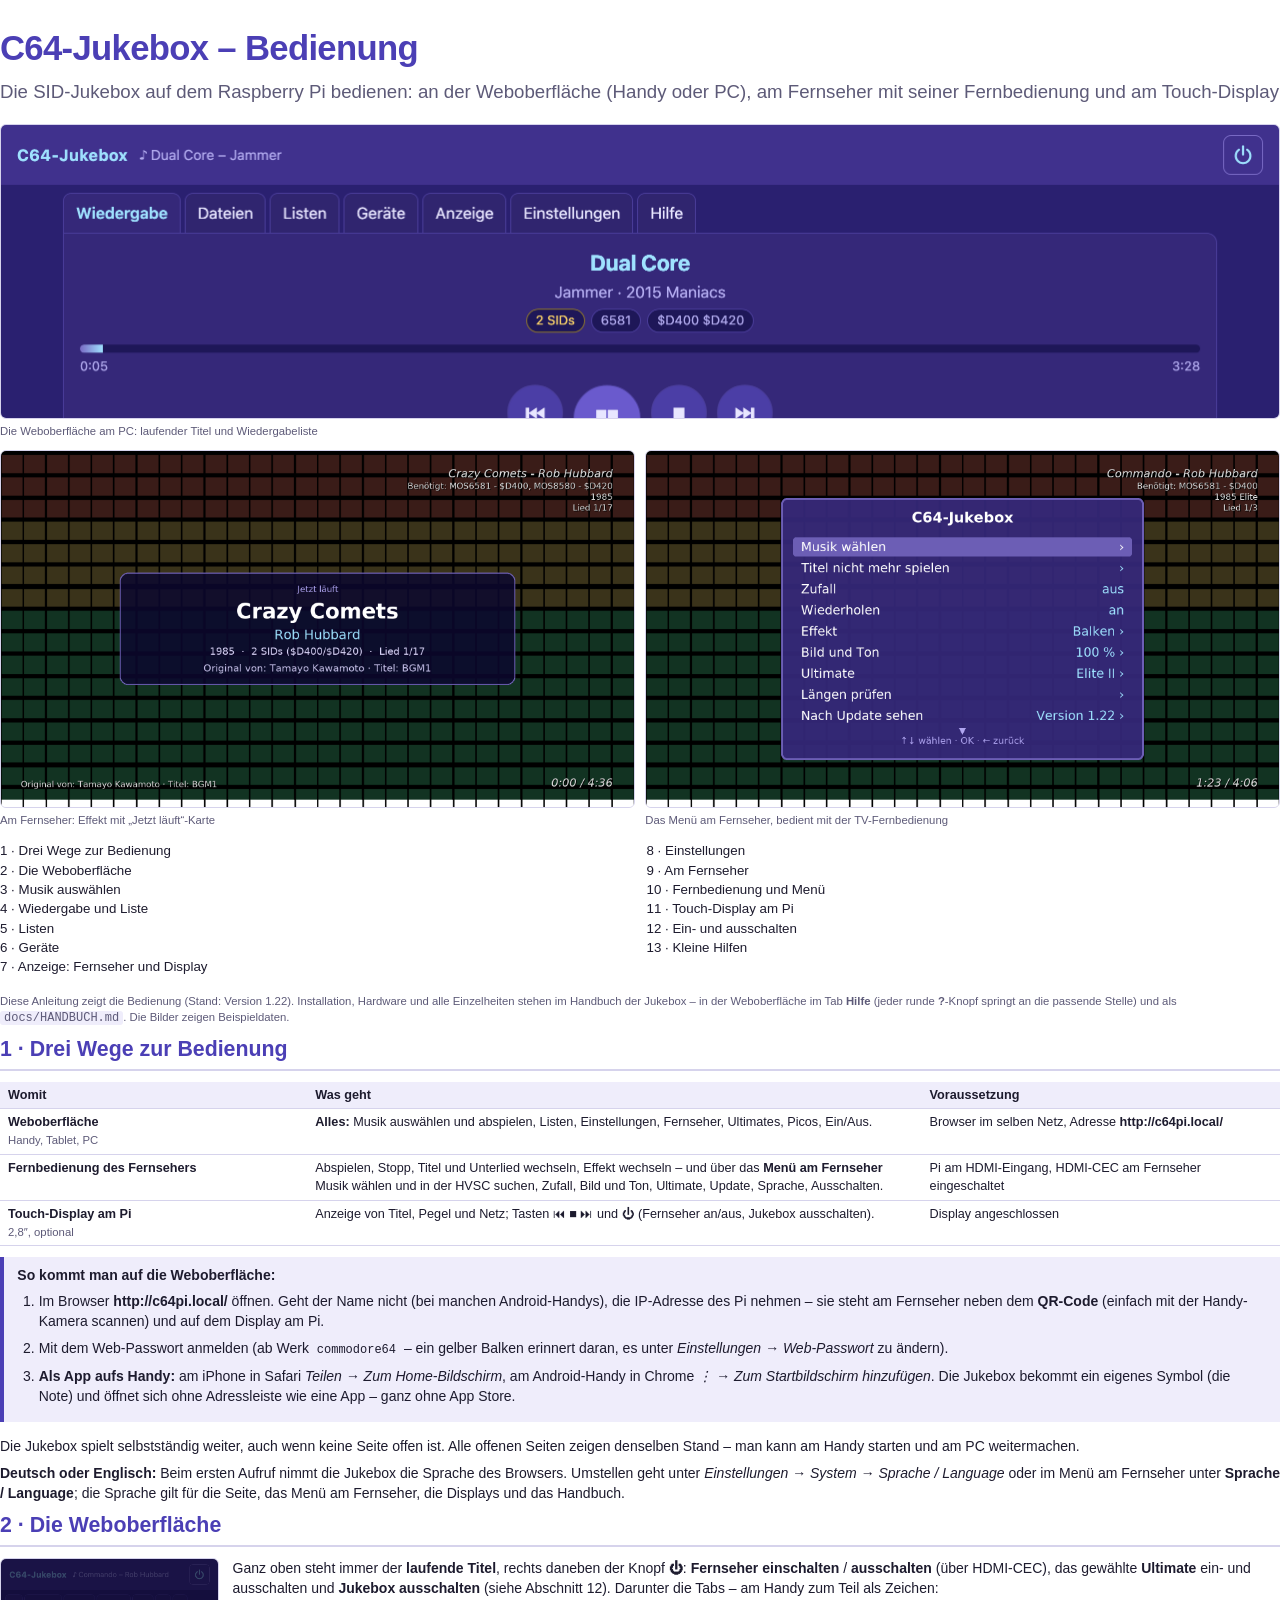
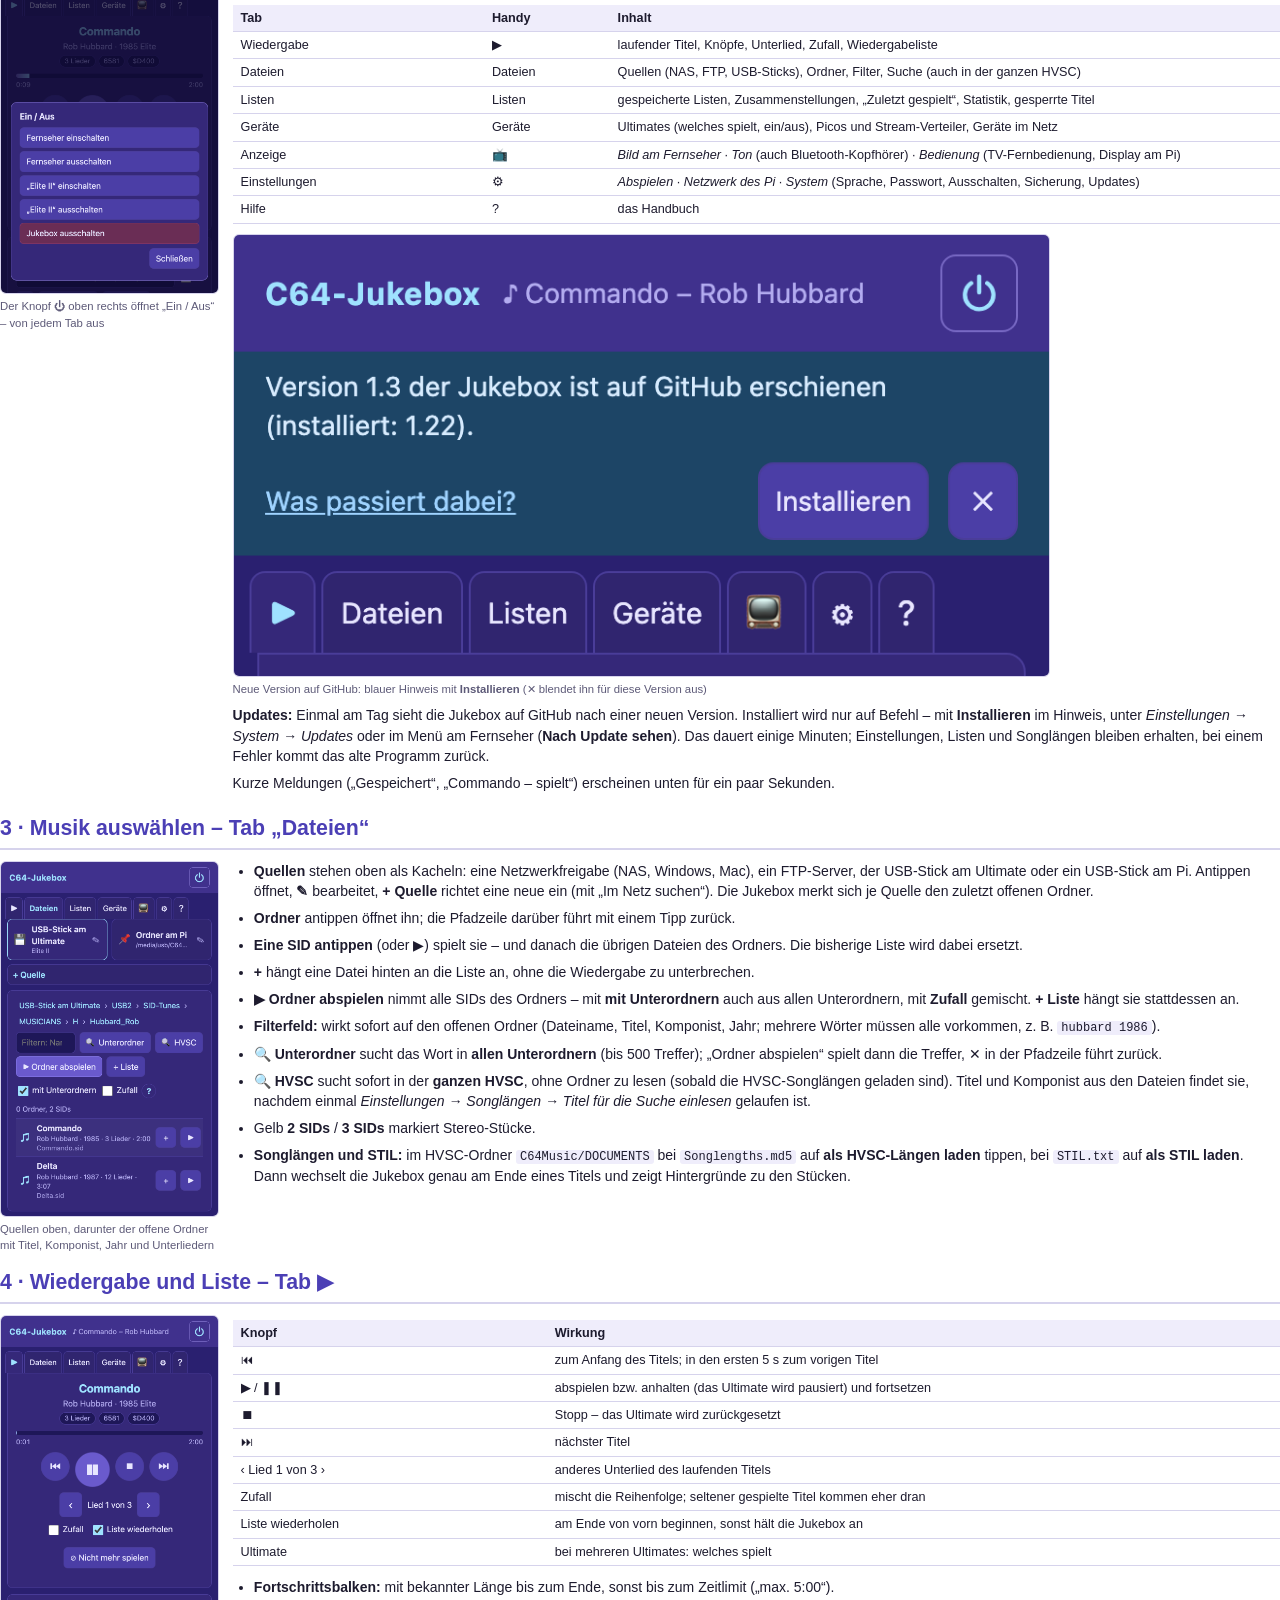
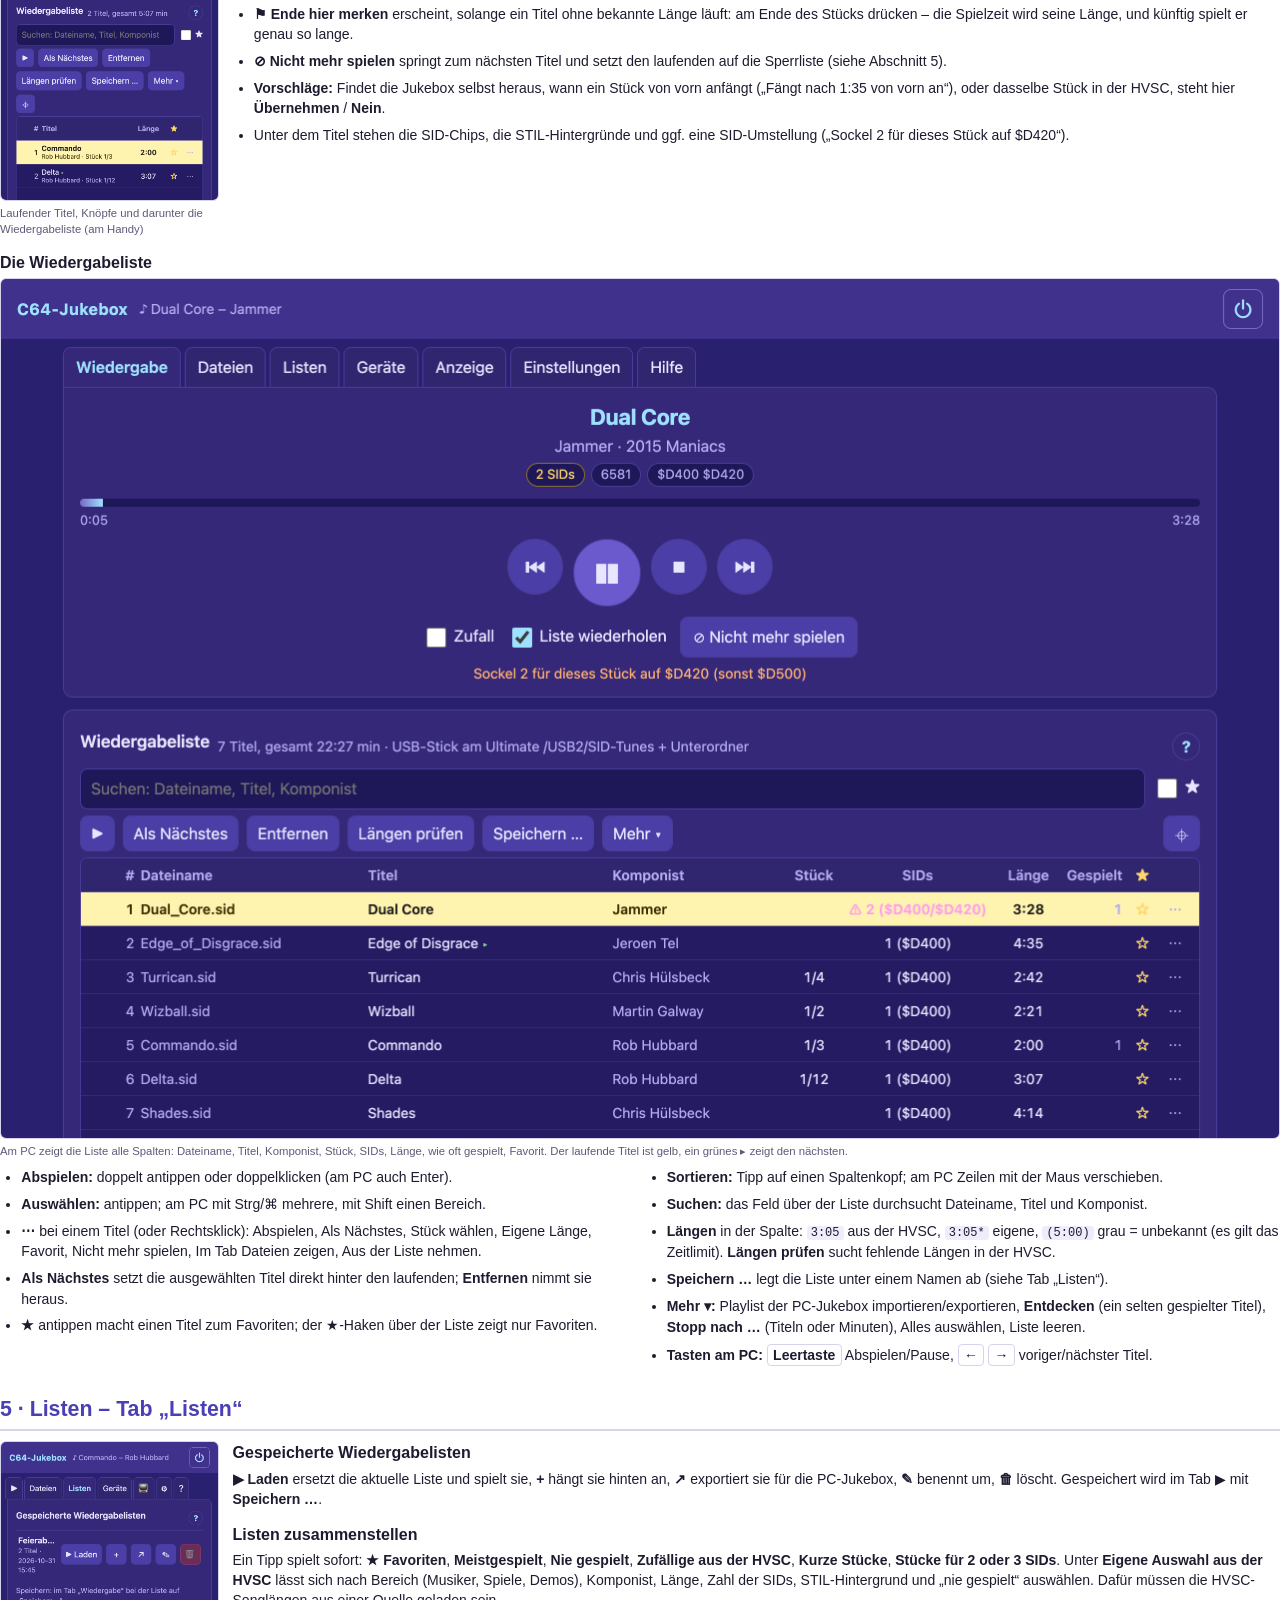
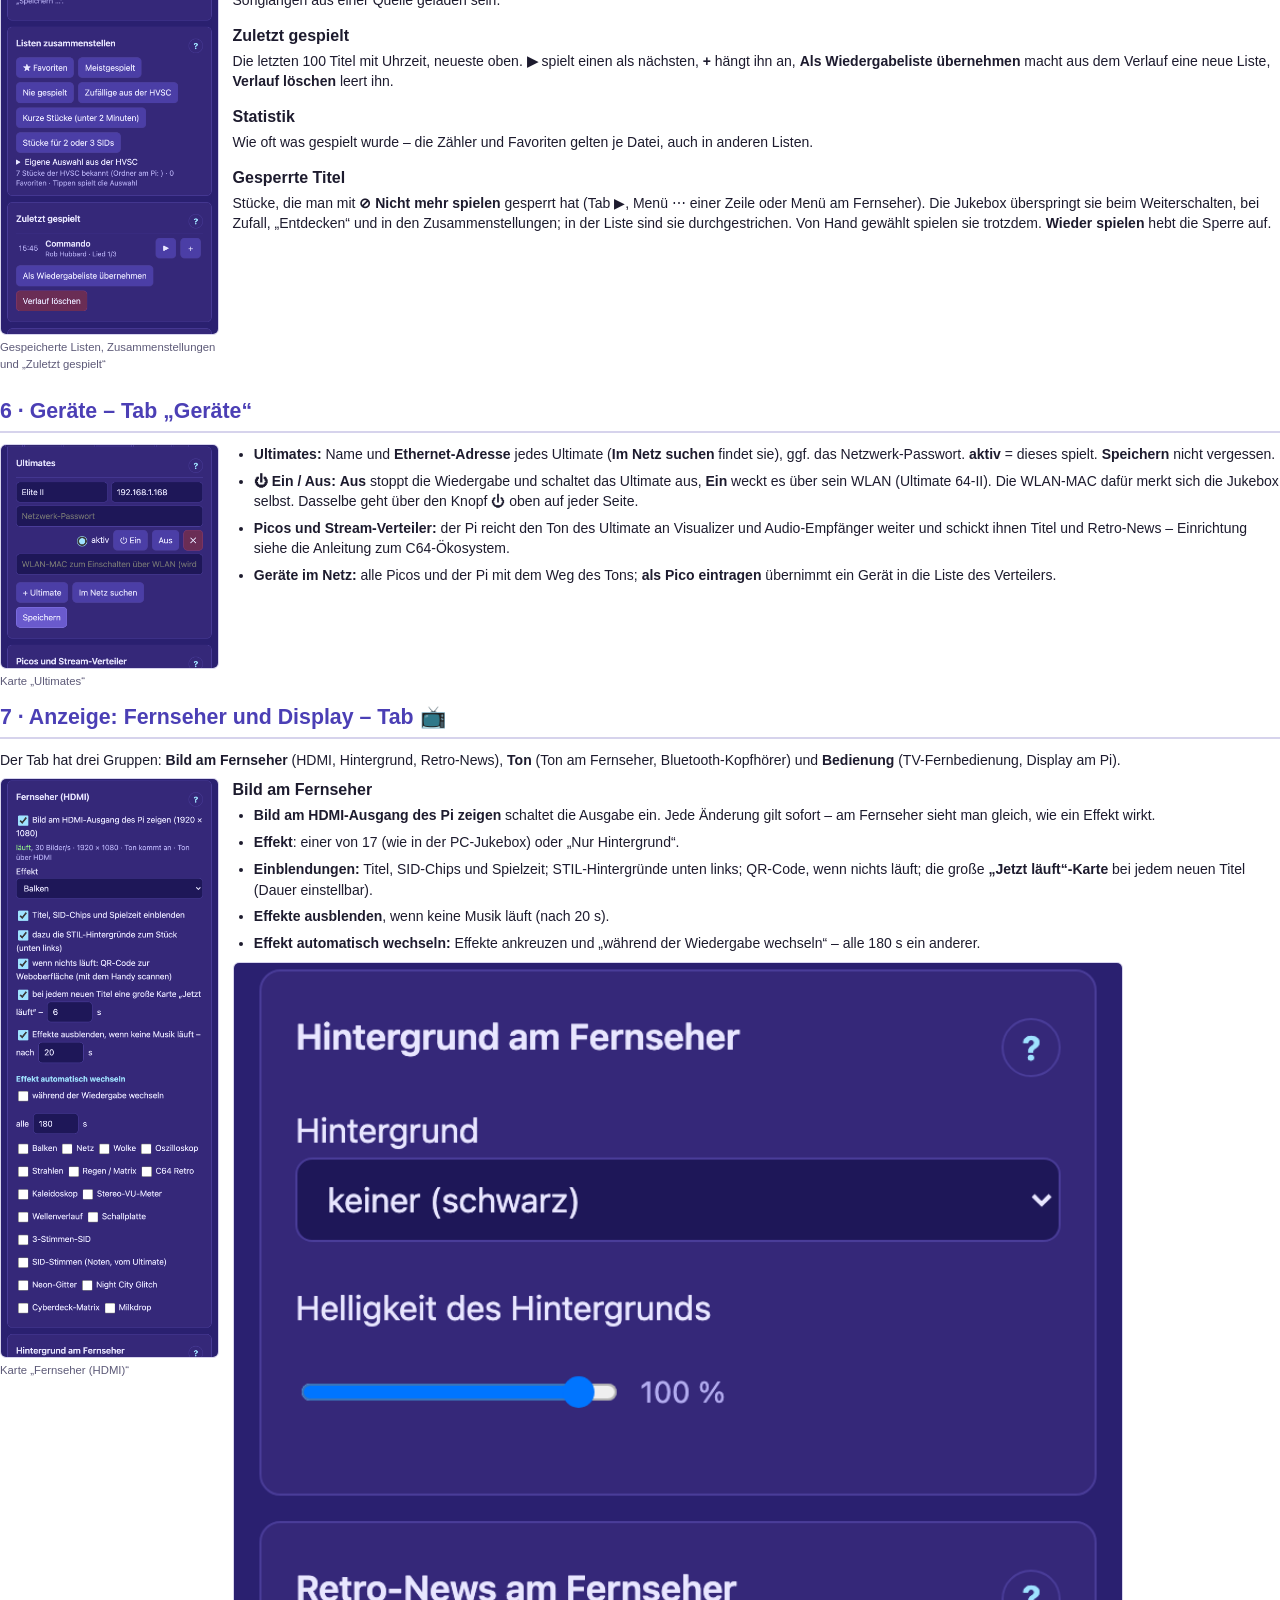
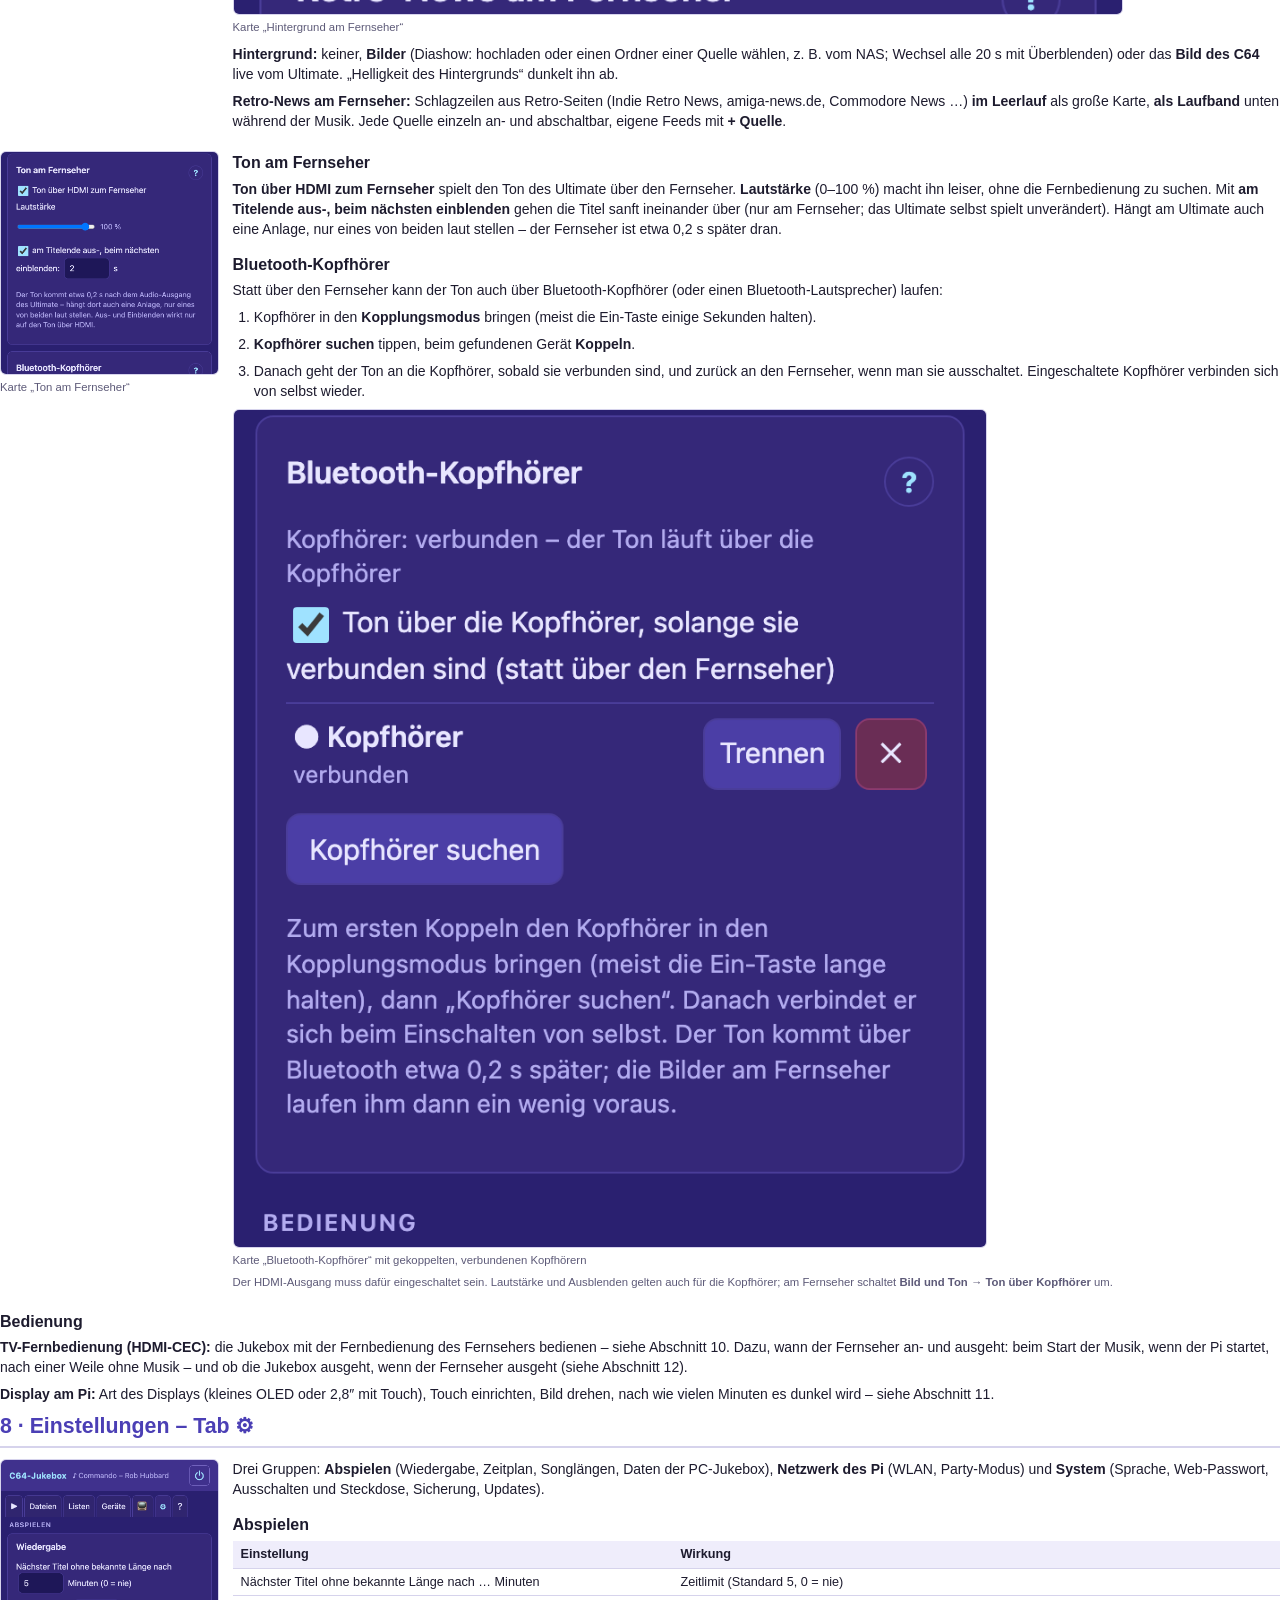
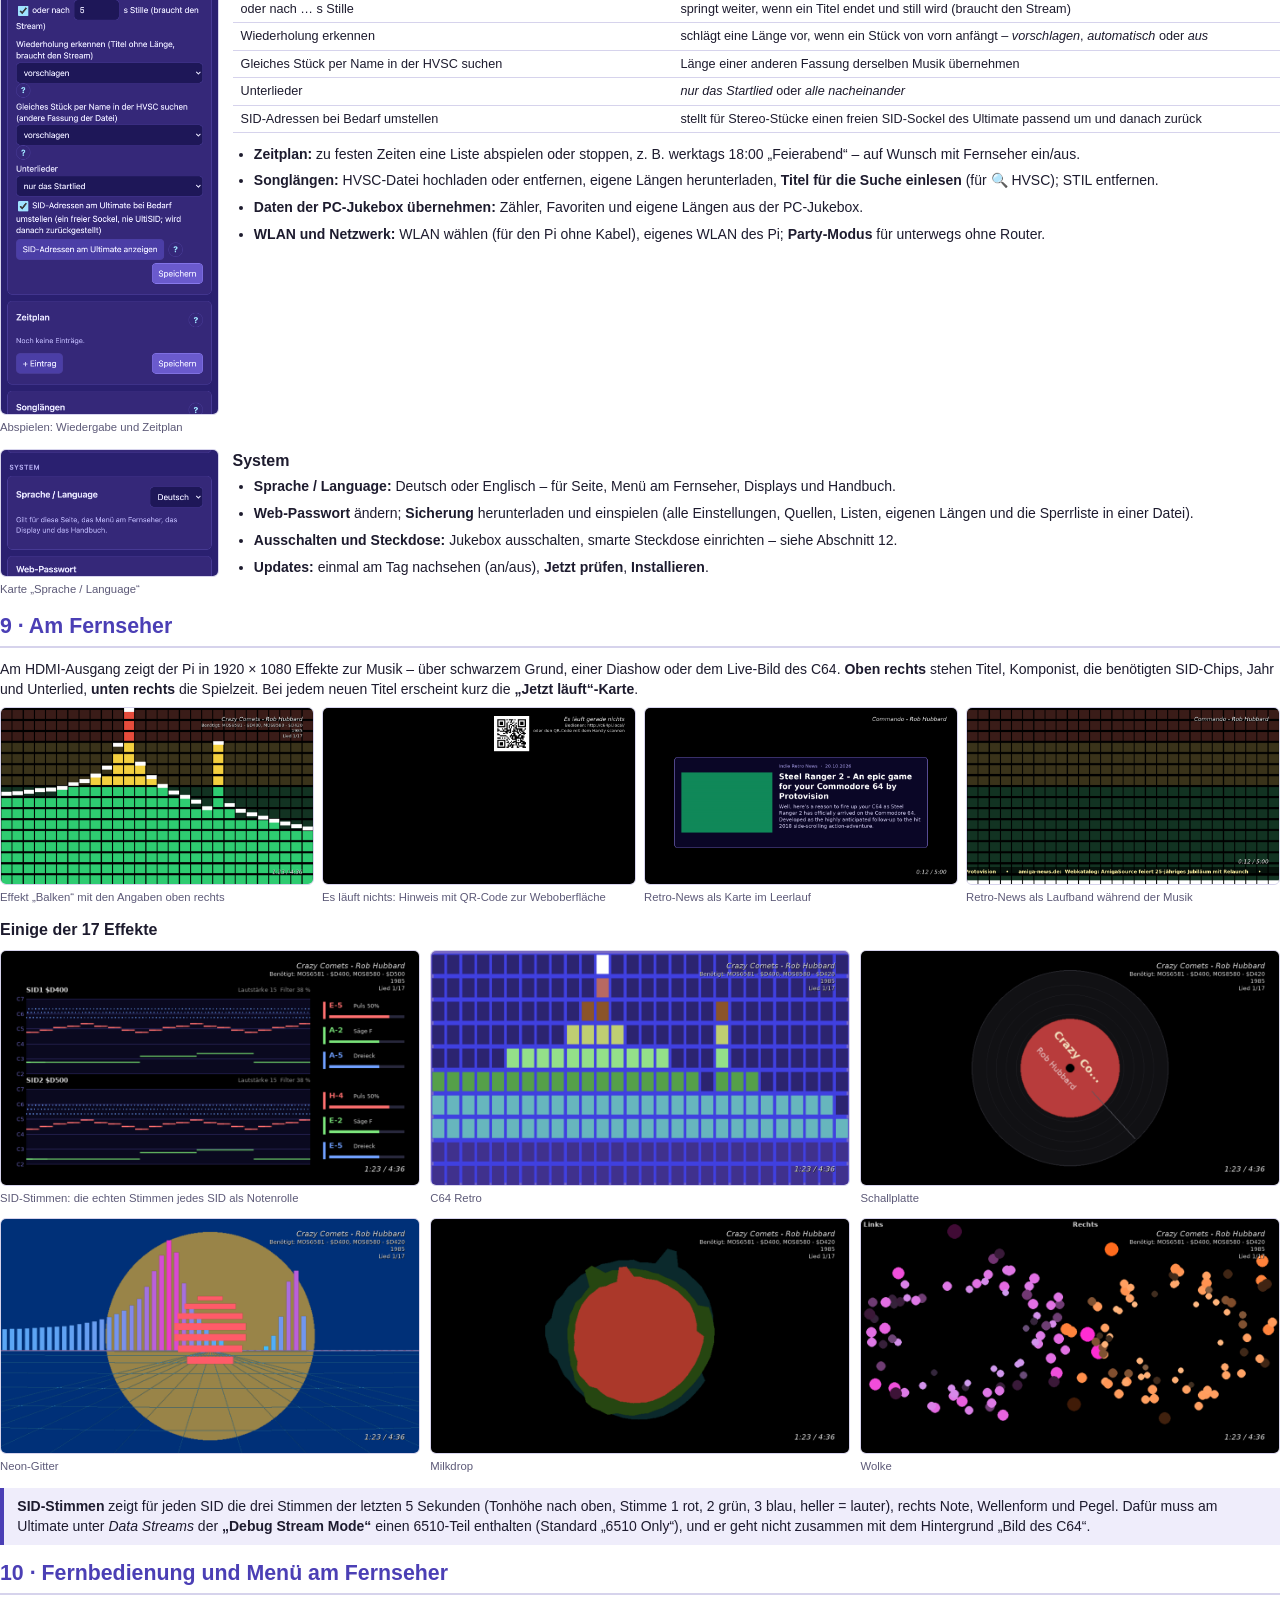
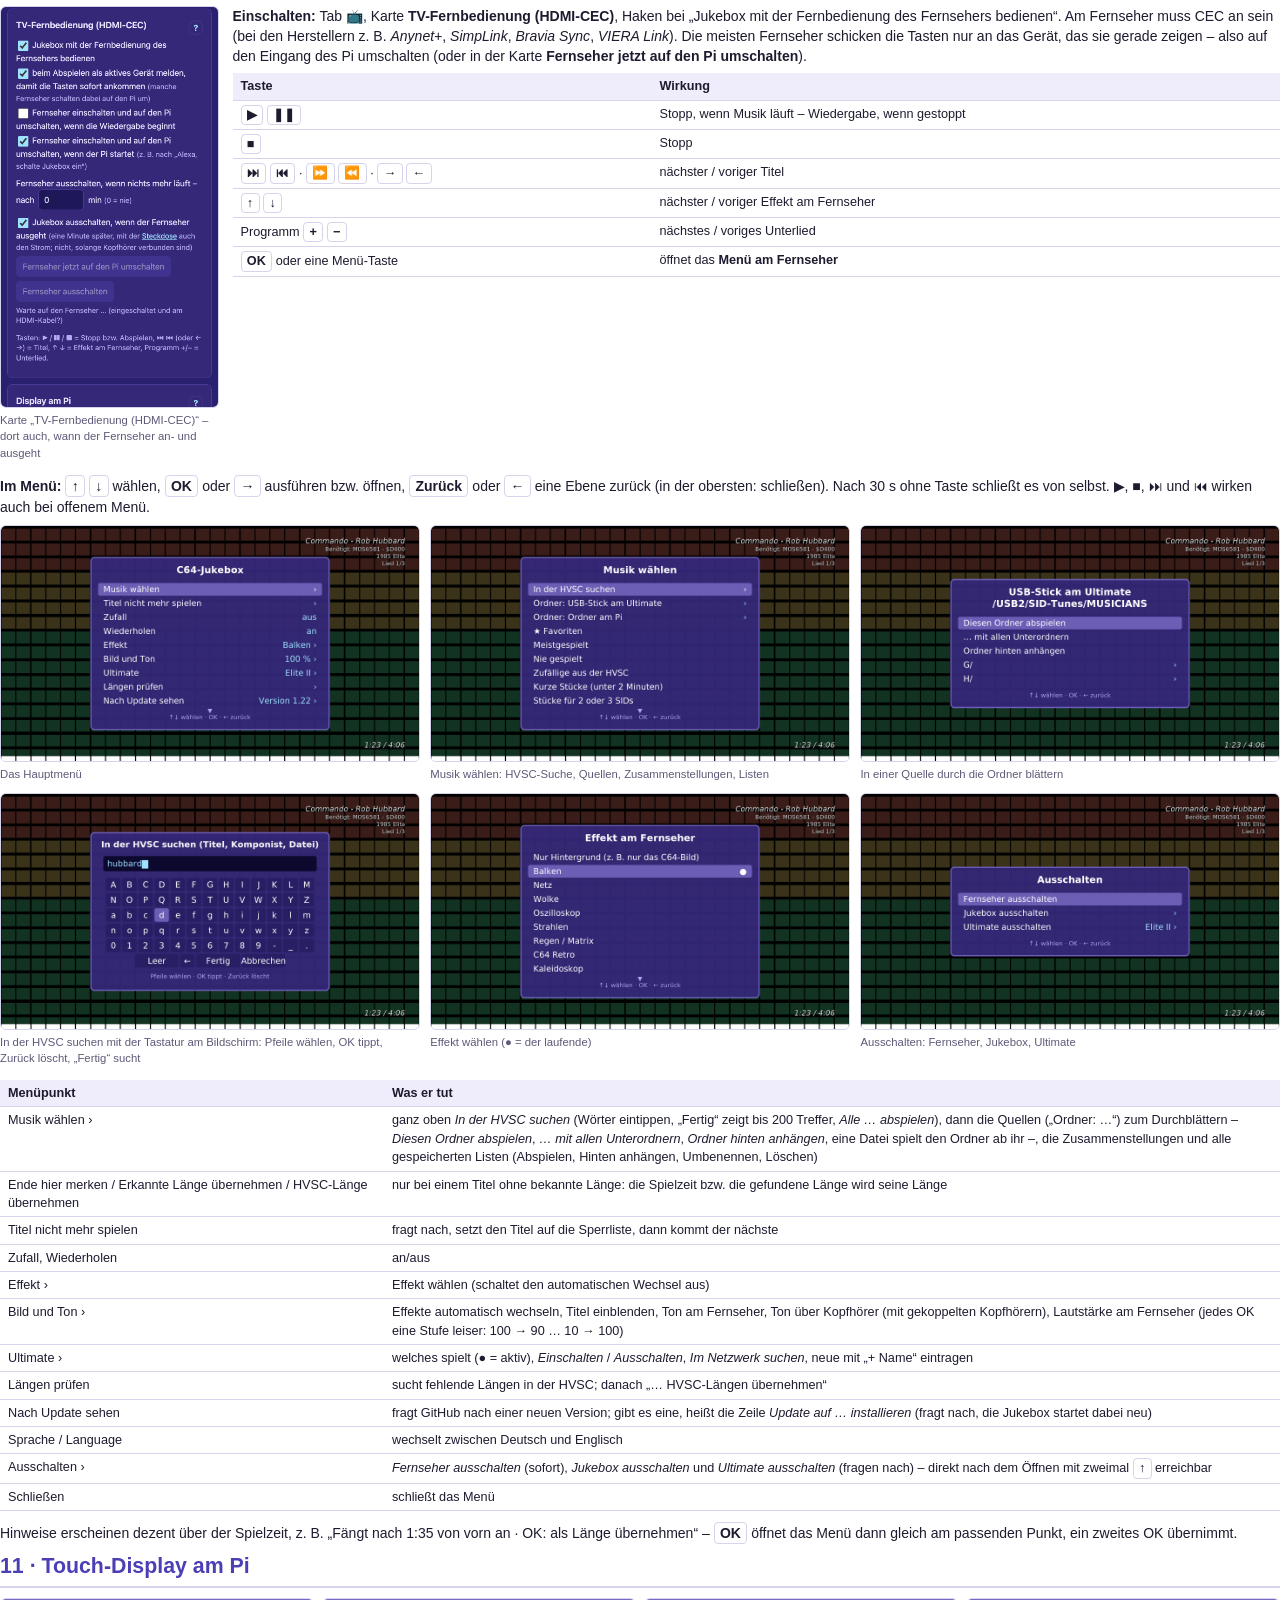
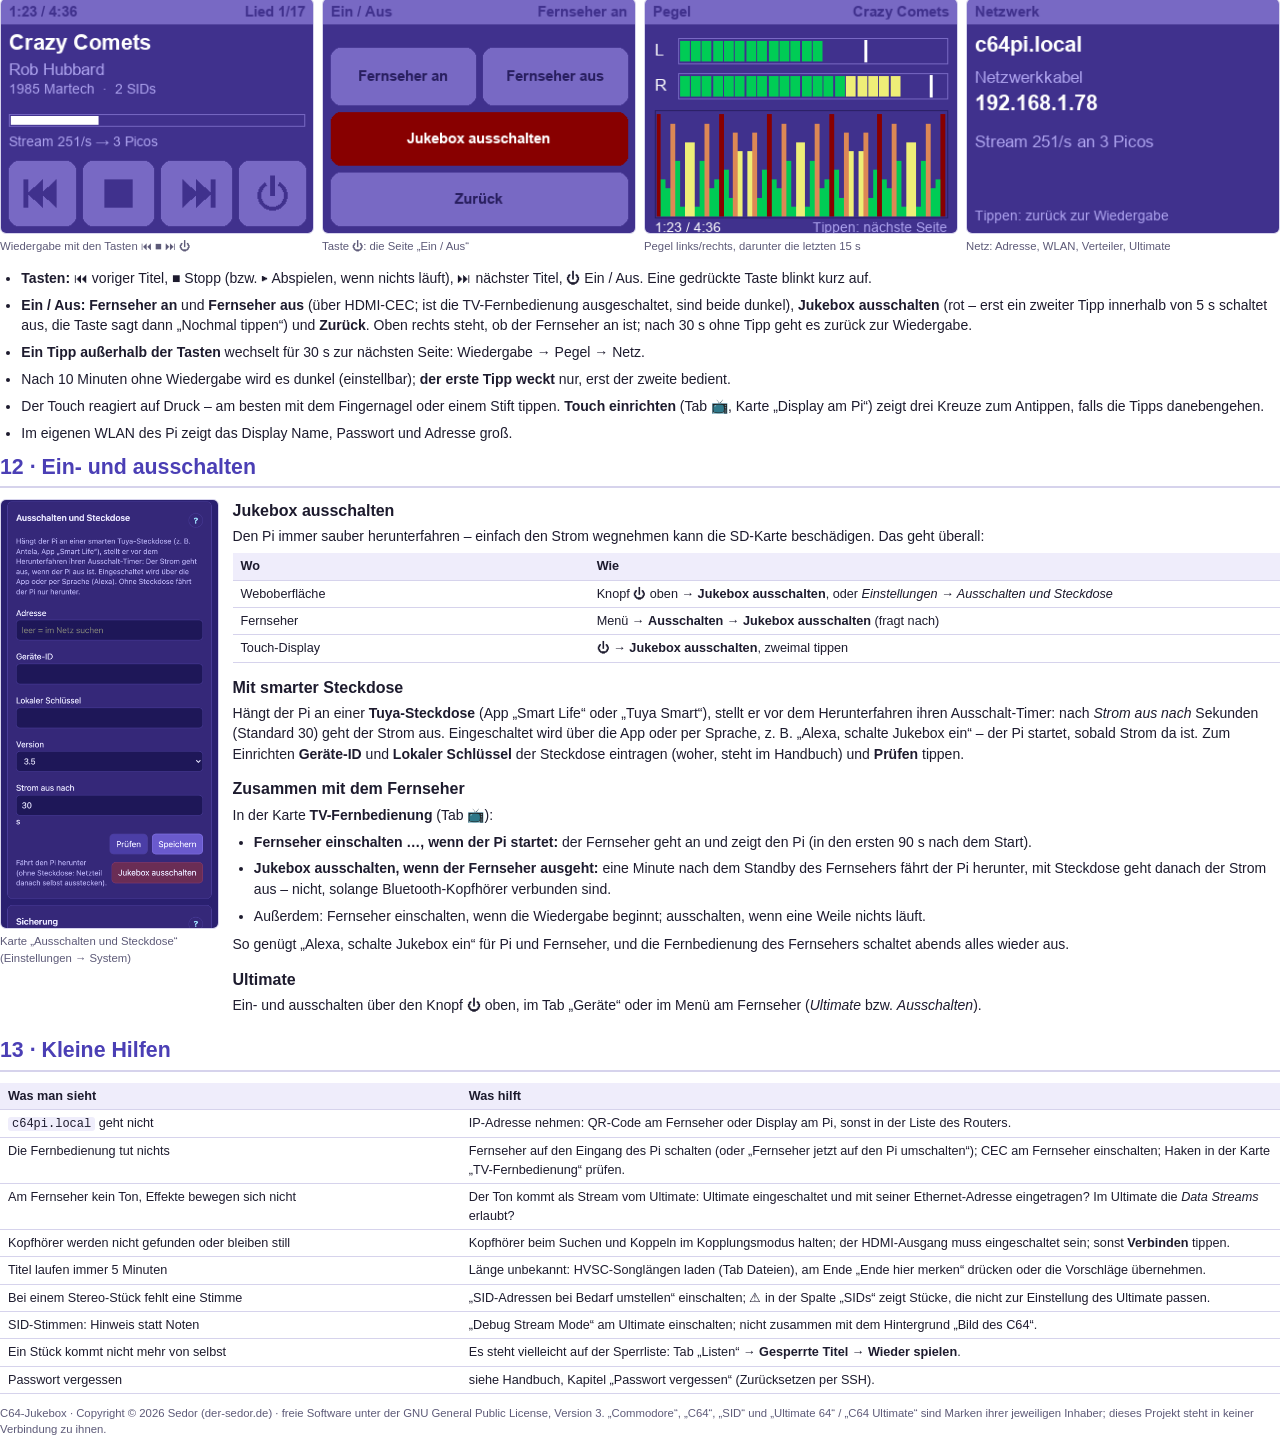
<file: docs/bedienung/bedienung.html>
<!doctype html>
<html lang="de">
<head>
<meta charset="utf-8">
<title>C64-Jukebox – Bedienung</title>
<!-- Source of docs/Bedienung_Pi-Jukebox.pdf - build with: .venv/bin/python tools/make_bedienung.py [--shots] -->
<style>
  @page { size: A4; }
  :root { --ink: #1d1b2e; --muted: #5d5a78; --accent: #4b3fb5; --soft: #efedfb; --line: #d6d3ec; }
  * { box-sizing: border-box; }
  body { font: 10.5pt/1.45 "Helvetica Neue", Helvetica, Arial, sans-serif; color: var(--ink); background: #fff; margin: 0; }
  h1 { font-size: 26pt; margin: 0 0 4pt; color: var(--accent); letter-spacing: -0.5pt; }
  h2 { font-size: 16pt; color: var(--accent); margin: 0 0 8pt; padding-bottom: 3pt; border-bottom: 2px solid var(--line);
       break-before: page; }
  h2.nb { break-before: auto; margin-top: 18pt; }
  h3 { font-size: 12pt; margin: 10pt 0 3pt; break-after: avoid; }
  p, li { margin: 0 0 5pt; }
  ul, ol { padding-left: 16pt; margin: 0 0 6pt; }
  code { font-family: Menlo, Consolas, monospace; font-size: 9pt; background: var(--soft); padding: 0 3pt; border-radius: 3px; }
  table { border-collapse: collapse; width: 100%; margin: 4pt 0 8pt; font-size: 9.5pt; break-inside: avoid; }
  th, td { text-align: left; vertical-align: top; padding: 3pt 6pt; border-bottom: 1px solid var(--line); }
  th { background: var(--soft); }
  .box { background: var(--soft); border-left: 4px solid var(--accent); padding: 6pt 10pt; margin: 6pt 0 10pt; break-inside: avoid; }
  .shots { display: flex; gap: 10pt; align-items: flex-start; margin: 6pt 0 10pt; break-inside: avoid; }
  .grid { display: grid; grid-template-columns: 1fr 1fr 1fr; gap: 8pt; margin: 6pt 0 10pt; }
  .grid4 { display: grid; grid-template-columns: 1fr 1fr 1fr 1fr; gap: 6pt; margin: 6pt 0 10pt; }
  .cover > figure img { max-height: 78mm; object-fit: cover; object-position: top; }
  .grid2 { display: grid; grid-template-columns: 1fr 1fr; gap: 8pt; margin: 6pt 0 10pt; }
  figure { margin: 0; break-inside: avoid; }
  figure img { display: block; width: 100%; border: 1px solid var(--line); border-radius: 6px; }
  figcaption { font-size: 8.5pt; color: var(--muted); margin-top: 3pt; }
  .phone { width: 58mm; flex: 0 0 auto; }
  .side { flex: 1; }
  .cover { padding-top: 6mm; }
  .cover .sub { font-size: 14pt; color: var(--muted); margin-bottom: 14pt; }
  .toc { columns: 2; font-size: 10pt; margin-top: 10pt; }
  .toc a { color: var(--ink); text-decoration: none; }
  .small { font-size: 8.5pt; color: var(--muted); }
  .k { display: inline-block; min-width: 14pt; padding: 0 4pt; border: 1px solid var(--line); border-radius: 4px;
       background: #fff; text-align: center; font-weight: bold; }
</style>
</head>
<body>

<section class="cover">
  <h1>C64-Jukebox – Bedienung</h1>
  <div class="sub">Die SID-Jukebox auf dem Raspberry Pi bedienen: an der Weboberfläche (Handy oder PC), am Fernseher
    mit seiner Fernbedienung und am Touch-Display</div>
  <figure><img src="bilder/web_pc.png" alt=""><figcaption>Die Weboberfläche am PC: laufender Titel und
    Wiedergabeliste</figcaption></figure>
  <div class="grid2" style="margin-top:8pt">
    <figure><img src="bilder/tv_titlecard.png" alt=""><figcaption>Am Fernseher: Effekt mit „Jetzt läuft“-Karte</figcaption></figure>
    <figure><img src="bilder/tv_menu.png" alt=""><figcaption>Das Menü am Fernseher, bedient mit der TV-Fernbedienung</figcaption></figure>
  </div>
  <div class="toc">
    <div>1 · <a href="#wege">Drei Wege zur Bedienung</a></div>
    <div>2 · <a href="#web">Die Weboberfläche</a></div>
    <div>3 · <a href="#dateien">Musik auswählen</a></div>
    <div>4 · <a href="#wiedergabe">Wiedergabe und Liste</a></div>
    <div>5 · <a href="#listen">Listen</a></div>
    <div>6 · <a href="#geraete">Geräte</a></div>
    <div>7 · <a href="#anzeige">Anzeige: Fernseher und Display</a></div>
    <div>8 · <a href="#einstellungen">Einstellungen</a></div>
    <div>9 · <a href="#tv">Am Fernseher</a></div>
    <div>10 · <a href="#fernbedienung">Fernbedienung und Menü</a></div>
    <div>11 · <a href="#touch">Touch-Display am Pi</a></div>
    <div>12 · <a href="#einaus">Ein- und ausschalten</a></div>
    <div>13 · <a href="#hilfe">Kleine Hilfen</a></div>
  </div>
  <p class="small" style="margin-top:12pt">Diese Anleitung zeigt die Bedienung (Stand: Version 1.22). Installation,
    Hardware und alle Einzelheiten stehen im Handbuch der Jukebox – in der Weboberfläche im Tab <b>Hilfe</b> (jeder runde
    <b>?</b>-Knopf springt an die passende Stelle) und als <code>docs/HANDBUCH.md</code>. Die Bilder zeigen Beispieldaten.</p>
</section>

<h2 id="wege">1 · Drei Wege zur Bedienung</h2>
<table>
  <tr><th style="width:24%">Womit</th><th>Was geht</th><th style="width:28%">Voraussetzung</th></tr>
  <tr><td><b>Weboberfläche</b><br><span class="small">Handy, Tablet, PC</span></td>
    <td><b>Alles:</b> Musik auswählen und abspielen, Listen, Einstellungen, Fernseher, Ultimates, Picos, Ein/Aus.</td>
    <td>Browser im selben Netz, Adresse <b>http://c64pi.local/</b></td></tr>
  <tr><td><b>Fernbedienung des Fernsehers</b></td>
    <td>Abspielen, Stopp, Titel und Unterlied wechseln, Effekt wechseln – und über das <b>Menü am Fernseher</b>
      Musik wählen und in der HVSC suchen, Zufall, Bild und Ton, Ultimate, Update, Sprache, Ausschalten.</td>
    <td>Pi am HDMI-Eingang, HDMI-CEC am Fernseher eingeschaltet</td></tr>
  <tr><td><b>Touch-Display am Pi</b><br><span class="small">2,8″, optional</span></td>
    <td>Anzeige von Titel, Pegel und Netz; Tasten ⏮ ■ ⏭ und ⏻ (Fernseher an/aus, Jukebox ausschalten).</td>
    <td>Display angeschlossen</td></tr>
</table>
<div class="box"><b>So kommt man auf die Weboberfläche:</b>
  <ol style="margin-top:4pt">
    <li>Im Browser <b>http://c64pi.local/</b> öffnen. Geht der Name nicht (bei manchen Android-Handys), die
      IP-Adresse des Pi nehmen – sie steht am Fernseher neben dem <b>QR-Code</b> (einfach mit der Handy-Kamera
      scannen) und auf dem Display am Pi.</li>
    <li>Mit dem Web-Passwort anmelden (ab Werk <code>commodore64</code> – ein gelber Balken erinnert daran, es unter
      <i>Einstellungen → Web-Passwort</i> zu ändern).</li>
    <li><b>Als App aufs Handy:</b> am iPhone in Safari <i>Teilen → Zum Home-Bildschirm</i>, am Android-Handy in Chrome
      <i>⋮ → Zum Startbildschirm hinzufügen</i>. Die Jukebox bekommt ein eigenes Symbol (die Note) und öffnet sich ohne
      Adressleiste wie eine App – ganz ohne App Store.</li>
  </ol></div>
<p>Die Jukebox spielt selbstständig weiter, auch wenn keine Seite offen ist. Alle offenen Seiten zeigen denselben
  Stand – man kann am Handy starten und am PC weitermachen.</p>
<p><b>Deutsch oder Englisch:</b> Beim ersten Aufruf nimmt die Jukebox die Sprache des Browsers. Umstellen geht unter
  <i>Einstellungen → System → Sprache / Language</i> oder im Menü am Fernseher unter <b>Sprache / Language</b>; die
  Sprache gilt für die Seite, das Menü am Fernseher, die Displays und das Handbuch.</p>

<h2 id="web">2 · Die Weboberfläche</h2>
<div class="shots">
  <figure class="phone"><img src="bilder/web_power.png" alt=""><figcaption>Der Knopf ⏻ oben rechts öffnet „Ein /
    Aus“ – von jedem Tab aus</figcaption></figure>
  <div class="side">
    <p style="margin-top:0">Ganz oben steht immer der <b>laufende Titel</b>, rechts daneben der Knopf <b>⏻</b>:
      <b>Fernseher einschalten</b> / <b>ausschalten</b> (über HDMI-CEC), das gewählte <b>Ultimate</b> ein- und
      ausschalten und <b>Jukebox ausschalten</b> (siehe Abschnitt 12). Darunter die Tabs – am Handy zum Teil als
      Zeichen:</p>
    <table>
      <tr><th style="width:24%">Tab</th><th style="width:12%">Handy</th><th>Inhalt</th></tr>
      <tr><td>Wiedergabe</td><td>▶</td><td>laufender Titel, Knöpfe, Unterlied, Zufall, Wiedergabeliste</td></tr>
      <tr><td>Dateien</td><td>Dateien</td><td>Quellen (NAS, FTP, USB-Sticks), Ordner, Filter, Suche (auch in der ganzen HVSC)</td></tr>
      <tr><td>Listen</td><td>Listen</td><td>gespeicherte Listen, Zusammenstellungen, „Zuletzt gespielt“, Statistik, gesperrte Titel</td></tr>
      <tr><td>Geräte</td><td>Geräte</td><td>Ultimates (welches spielt, ein/aus), Picos und Stream-Verteiler, Geräte im Netz</td></tr>
      <tr><td>Anzeige</td><td>📺</td><td><i>Bild am Fernseher</i> · <i>Ton</i> (auch Bluetooth-Kopfhörer) · <i>Bedienung</i>
        (TV-Fernbedienung, Display am Pi)</td></tr>
      <tr><td>Einstellungen</td><td>⚙</td><td><i>Abspielen</i> · <i>Netzwerk des Pi</i> · <i>System</i> (Sprache,
        Passwort, Ausschalten, Sicherung, Updates)</td></tr>
      <tr><td>Hilfe</td><td>?</td><td>das Handbuch</td></tr>
    </table>
    <figure style="width:78%"><img src="bilder/web_update.png" alt=""><figcaption>Neue Version auf GitHub: blauer Hinweis mit
      <b>Installieren</b> (✕ blendet ihn für diese Version aus)</figcaption></figure>
    <p style="margin-top:6pt"><b>Updates:</b> Einmal am Tag sieht die Jukebox auf GitHub nach einer neuen Version.
      Installiert wird nur auf Befehl – mit <b>Installieren</b> im Hinweis, unter <i>Einstellungen → System → Updates</i>
      oder im Menü am Fernseher (<b>Nach Update sehen</b>). Das dauert einige Minuten; Einstellungen, Listen und
      Songlängen bleiben erhalten, bei einem Fehler kommt das alte Programm zurück.</p>
    <p>Kurze Meldungen („Gespeichert“, „Commando – spielt“) erscheinen unten für ein paar Sekunden.</p>
  </div>
</div>

<h2 id="dateien">3 · Musik auswählen – Tab „Dateien“</h2>
<div class="shots">
  <figure class="phone"><img src="bilder/web_dateien.png" alt=""><figcaption>Quellen oben, darunter der offene Ordner
    mit Titel, Komponist, Jahr und Unterliedern</figcaption></figure>
  <div class="side">
    <ul>
      <li><b>Quellen</b> stehen oben als Kacheln: eine Netzwerkfreigabe (NAS, Windows, Mac), ein FTP-Server, der
        USB-Stick am Ultimate oder ein USB-Stick am Pi. Antippen öffnet, <b>✎</b> bearbeitet, <b>+ Quelle</b> richtet eine
        neue ein (mit „Im Netz suchen“). Die Jukebox merkt sich je Quelle den zuletzt offenen Ordner.</li>
      <li><b>Ordner</b> antippen öffnet ihn; die Pfadzeile darüber führt mit einem Tipp zurück.</li>
      <li><b>Eine SID antippen</b> (oder ▶) spielt sie – und danach die übrigen Dateien des Ordners. Die bisherige
        Liste wird dabei ersetzt.</li>
      <li><b>+</b> hängt eine Datei hinten an die Liste an, ohne die Wiedergabe zu unterbrechen.</li>
      <li><b>▶ Ordner abspielen</b> nimmt alle SIDs des Ordners – mit <b>mit Unterordnern</b> auch aus allen
        Unterordnern, mit <b>Zufall</b> gemischt. <b>+ Liste</b> hängt sie stattdessen an.</li>
      <li><b>Filterfeld:</b> wirkt sofort auf den offenen Ordner (Dateiname, Titel, Komponist, Jahr; mehrere Wörter
        müssen alle vorkommen, z. B. <code>hubbard 1986</code>).</li>
      <li><b>🔍 Unterordner</b> sucht das Wort in <b>allen Unterordnern</b> (bis 500 Treffer); „Ordner abspielen“ spielt
        dann die Treffer, ✕ in der Pfadzeile führt zurück.</li>
      <li><b>🔍 HVSC</b> sucht sofort in der <b>ganzen HVSC</b>, ohne Ordner zu lesen (sobald die HVSC-Songlängen
        geladen sind). Titel und Komponist aus den Dateien findet sie, nachdem einmal <i>Einstellungen → Songlängen →
        Titel für die Suche einlesen</i> gelaufen ist.</li>
      <li>Gelb <b>2 SIDs</b> / <b>3 SIDs</b> markiert Stereo-Stücke.</li>
      <li><b>Songlängen und STIL:</b> im HVSC-Ordner <code>C64Music/DOCUMENTS</code> bei <code>Songlengths.md5</code>
        auf <b>als HVSC-Längen laden</b> tippen, bei <code>STIL.txt</code> auf <b>als STIL laden</b>. Dann wechselt die
        Jukebox genau am Ende eines Titels und zeigt Hintergründe zu den Stücken.</li>
    </ul>
  </div>
</div>

<h2 id="wiedergabe">4 · Wiedergabe und Liste – Tab ▶</h2>
<div class="shots">
  <figure class="phone"><img src="bilder/web_wiedergabe.png" alt=""><figcaption>Laufender Titel, Knöpfe und darunter die
    Wiedergabeliste (am Handy)</figcaption></figure>
  <div class="side">
    <table>
      <tr><th style="width:30%">Knopf</th><th>Wirkung</th></tr>
      <tr><td>⏮</td><td>zum Anfang des Titels; in den ersten 5 s zum vorigen Titel</td></tr>
      <tr><td>▶ / ❚❚</td><td>abspielen bzw. anhalten (das Ultimate wird pausiert) und fortsetzen</td></tr>
      <tr><td>⏹</td><td>Stopp – das Ultimate wird zurückgesetzt</td></tr>
      <tr><td>⏭</td><td>nächster Titel</td></tr>
      <tr><td>‹ Lied 1 von 3 ›</td><td>anderes Unterlied des laufenden Titels</td></tr>
      <tr><td>Zufall</td><td>mischt die Reihenfolge; seltener gespielte Titel kommen eher dran</td></tr>
      <tr><td>Liste wiederholen</td><td>am Ende von vorn beginnen, sonst hält die Jukebox an</td></tr>
      <tr><td>Ultimate</td><td>bei mehreren Ultimates: welches spielt</td></tr>
    </table>
    <ul>
      <li><b>Fortschrittsbalken:</b> mit bekannter Länge bis zum Ende, sonst bis zum Zeitlimit („max. 5:00“).</li>
      <li><b>⚑ Ende hier merken</b> erscheint, solange ein Titel ohne bekannte Länge läuft: am Ende des Stücks
        drücken – die Spielzeit wird seine Länge, und künftig spielt er genau so lange.</li>
      <li><b>⊘ Nicht mehr spielen</b> springt zum nächsten Titel und setzt den laufenden auf die Sperrliste (siehe
        Abschnitt 5).</li>
      <li><b>Vorschläge:</b> Findet die Jukebox selbst heraus, wann ein Stück von vorn anfängt („Fängt nach 1:35 von
        vorn an“), oder dasselbe Stück in der HVSC, steht hier <b>Übernehmen</b> / <b>Nein</b>.</li>
      <li>Unter dem Titel stehen die SID-Chips, die STIL-Hintergründe und ggf. eine SID-Umstellung („Sockel 2 für dieses
        Stück auf $D420“).</li>
    </ul>
  </div>
</div>
<h3>Die Wiedergabeliste</h3>
<figure><img src="bilder/web_pc.png" alt=""><figcaption>Am PC zeigt die Liste alle Spalten: Dateiname, Titel, Komponist,
  Stück, SIDs, Länge, wie oft gespielt, Favorit. Der laufende Titel ist gelb, ein grünes ▸ zeigt den nächsten.</figcaption></figure>
<div class="grid2">
  <ul>
    <li><b>Abspielen:</b> doppelt antippen oder doppelklicken (am PC auch Enter).</li>
    <li><b>Auswählen:</b> antippen; am PC mit Strg/⌘ mehrere, mit Shift einen Bereich.</li>
    <li><b>⋯</b> bei einem Titel (oder Rechtsklick): Abspielen, Als Nächstes, Stück wählen, Eigene Länge, Favorit,
      Nicht mehr spielen, Im Tab Dateien zeigen, Aus der Liste nehmen.</li>
    <li><b>Als Nächstes</b> setzt die ausgewählten Titel direkt hinter den laufenden; <b>Entfernen</b> nimmt sie heraus.</li>
    <li><b>★</b> antippen macht einen Titel zum Favoriten; der ★-Haken über der Liste zeigt nur Favoriten.</li>
  </ul>
  <ul>
    <li><b>Sortieren:</b> Tipp auf einen Spaltenkopf; am PC Zeilen mit der Maus verschieben.</li>
    <li><b>Suchen:</b> das Feld über der Liste durchsucht Dateiname, Titel und Komponist.</li>
    <li><b>Längen</b> in der Spalte: <code>3:05</code> aus der HVSC, <code>3:05*</code> eigene, <code>(5:00)</code> grau =
      unbekannt (es gilt das Zeitlimit). <b>Längen prüfen</b> sucht fehlende Längen in der HVSC.</li>
    <li><b>Speichern …</b> legt die Liste unter einem Namen ab (siehe Tab „Listen“).</li>
    <li><b>Mehr ▾:</b> Playlist der PC-Jukebox importieren/exportieren, <b>Entdecken</b> (ein selten gespielter Titel),
      <b>Stopp nach …</b> (Titeln oder Minuten), Alles auswählen, Liste leeren.</li>
    <li><b>Tasten am PC:</b> <span class="k">Leertaste</span> Abspielen/Pause, <span class="k">←</span>
      <span class="k">→</span> voriger/nächster Titel.</li>
  </ul>
</div>

<h2 id="listen">5 · Listen – Tab „Listen“</h2>
<div class="shots">
  <figure class="phone"><img src="bilder/web_listen.png" alt=""><figcaption>Gespeicherte Listen, Zusammenstellungen und
    „Zuletzt gespielt“</figcaption></figure>
  <div class="side">
    <h3 style="margin-top:0">Gespeicherte Wiedergabelisten</h3>
    <p><b>▶ Laden</b> ersetzt die aktuelle Liste und spielt sie, <b>+</b> hängt sie hinten an, <b>↗</b> exportiert sie
      für die PC-Jukebox, <b>✎</b> benennt um, <b>🗑</b> löscht. Gespeichert wird im Tab ▶ mit <b>Speichern …</b>.</p>
    <h3>Listen zusammenstellen</h3>
    <p>Ein Tipp spielt sofort: <b>★ Favoriten</b>, <b>Meistgespielt</b>, <b>Nie gespielt</b>, <b>Zufällige aus der
      HVSC</b>, <b>Kurze Stücke</b>, <b>Stücke für 2 oder 3 SIDs</b>. Unter <b>Eigene Auswahl aus der HVSC</b> lässt sich
      nach Bereich (Musiker, Spiele, Demos), Komponist, Länge, Zahl der SIDs, STIL-Hintergrund und „nie gespielt“
      auswählen. Dafür müssen die HVSC-Songlängen aus einer Quelle geladen sein.</p>
    <h3>Zuletzt gespielt</h3>
    <p>Die letzten 100 Titel mit Uhrzeit, neueste oben. <b>▶</b> spielt einen als nächsten, <b>+</b> hängt ihn an,
      <b>Als Wiedergabeliste übernehmen</b> macht aus dem Verlauf eine neue Liste, <b>Verlauf löschen</b> leert ihn.</p>
    <h3>Statistik</h3>
    <p>Wie oft was gespielt wurde – die Zähler und Favoriten gelten je Datei, auch in anderen Listen.</p>
    <h3>Gesperrte Titel</h3>
    <p>Stücke, die man mit <b>⊘ Nicht mehr spielen</b> gesperrt hat (Tab ▶, Menü ⋯ einer Zeile oder Menü am
      Fernseher). Die Jukebox überspringt sie beim Weiterschalten, bei Zufall, „Entdecken“ und in den
      Zusammenstellungen; in der Liste sind sie durchgestrichen. Von Hand gewählt spielen sie trotzdem.
      <b>Wieder spielen</b> hebt die Sperre auf.</p>
  </div>
</div>

<h2 id="geraete" class="nb">6 · Geräte – Tab „Geräte“</h2>
<div class="shots">
  <figure class="phone"><img src="bilder/web_ultimates.png" alt=""><figcaption>Karte „Ultimates“</figcaption></figure>
  <div class="side">
    <ul>
      <li><b>Ultimates:</b> Name und <b>Ethernet-Adresse</b> jedes Ultimate (<b>Im Netz suchen</b> findet sie), ggf. das
        Netzwerk-Passwort. <b>aktiv</b> = dieses spielt. <b>Speichern</b> nicht vergessen.</li>
      <li><b>⏻ Ein / Aus:</b> <b>Aus</b> stoppt die Wiedergabe und schaltet das Ultimate aus, <b>Ein</b> weckt es über sein
        WLAN (Ultimate 64-II). Die WLAN-MAC dafür merkt sich die Jukebox selbst. Dasselbe geht über den Knopf ⏻ oben
        auf jeder Seite.</li>
      <li><b>Picos und Stream-Verteiler:</b> der Pi reicht den Ton des Ultimate an Visualizer und Audio-Empfänger weiter
        und schickt ihnen Titel und Retro-News – Einrichtung siehe die Anleitung zum C64-Ökosystem.</li>
      <li><b>Geräte im Netz:</b> alle Picos und der Pi mit dem Weg des Tons; <b>als Pico eintragen</b> übernimmt ein
        Gerät in die Liste des Verteilers.</li>
    </ul>
  </div>
</div>

<h2 id="anzeige">7 · Anzeige: Fernseher und Display – Tab 📺</h2>
<p>Der Tab hat drei Gruppen: <b>Bild am Fernseher</b> (HDMI, Hintergrund, Retro-News), <b>Ton</b> (Ton am Fernseher,
  Bluetooth-Kopfhörer) und <b>Bedienung</b> (TV-Fernbedienung, Display am Pi).</p>
<div class="shots">
  <figure class="phone"><img src="bilder/web_fernseher.png" alt=""><figcaption>Karte „Fernseher (HDMI)“</figcaption></figure>
  <div class="side">
    <h3 style="margin-top:0">Bild am Fernseher</h3>
    <ul>
      <li><b>Bild am HDMI-Ausgang des Pi zeigen</b> schaltet die Ausgabe ein. Jede Änderung gilt sofort – am Fernseher
        sieht man gleich, wie ein Effekt wirkt.</li>
      <li><b>Effekt</b>: einer von 17 (wie in der PC-Jukebox) oder „Nur Hintergrund“.</li>
      <li><b>Einblendungen:</b> Titel, SID-Chips und Spielzeit; STIL-Hintergründe unten links; QR-Code, wenn nichts
        läuft; die große <b>„Jetzt läuft“-Karte</b> bei jedem neuen Titel (Dauer einstellbar).</li>
      <li><b>Effekte ausblenden</b>, wenn keine Musik läuft (nach 20 s).</li>
      <li><b>Effekt automatisch wechseln:</b> Effekte ankreuzen und „während der Wiedergabe wechseln“ – alle 180 s ein
        anderer.</li>
    </ul>
    <figure style="width:85%"><img src="bilder/web_hintergrund.png" alt=""><figcaption>Karte „Hintergrund am Fernseher“</figcaption></figure>
    <p style="margin-top:6pt"><b>Hintergrund:</b> keiner, <b>Bilder</b> (Diashow: hochladen oder einen Ordner einer
      Quelle wählen, z. B. vom NAS; Wechsel alle 20 s mit Überblenden) oder das <b>Bild des C64</b> live vom Ultimate.
      „Helligkeit des Hintergrunds“ dunkelt ihn ab.</p>
    <p><b>Retro-News am Fernseher:</b> Schlagzeilen aus Retro-Seiten (Indie Retro News, amiga-news.de, Commodore News
      …) <b>im Leerlauf</b> als große Karte, <b>als Laufband</b> unten während der Musik. Jede Quelle einzeln an- und
      abschaltbar, eigene Feeds mit <b>+ Quelle</b>.</p>
  </div>
</div>
<div class="shots">
  <figure class="phone"><img src="bilder/web_tvton.png" alt=""><figcaption>Karte „Ton am Fernseher“</figcaption></figure>
  <div class="side">
    <h3 style="margin-top:0">Ton am Fernseher</h3>
    <p><b>Ton über HDMI zum Fernseher</b> spielt den Ton des Ultimate über den Fernseher. <b>Lautstärke</b> (0–100 %)
      macht ihn leiser, ohne die Fernbedienung zu suchen. Mit <b>am Titelende aus-, beim nächsten einblenden</b>
      gehen die Titel sanft ineinander über (nur am Fernseher; das Ultimate selbst spielt unverändert). Hängt am
      Ultimate auch eine Anlage, nur eines von beiden laut stellen – der Fernseher ist etwa 0,2 s später dran.</p>
    <h3>Bluetooth-Kopfhörer</h3>
    <p>Statt über den Fernseher kann der Ton auch über Bluetooth-Kopfhörer (oder einen Bluetooth-Lautsprecher) laufen:</p>
    <ol>
      <li>Kopfhörer in den <b>Kopplungsmodus</b> bringen (meist die Ein-Taste einige Sekunden halten).</li>
      <li><b>Kopfhörer suchen</b> tippen, beim gefundenen Gerät <b>Koppeln</b>.</li>
      <li>Danach geht der Ton an die Kopfhörer, sobald sie verbunden sind, und zurück an den Fernseher, wenn man sie
        ausschaltet. Eingeschaltete Kopfhörer verbinden sich von selbst wieder.</li>
    </ol>
    <figure style="width:72%"><img src="bilder/web_bluetooth.png" alt=""><figcaption>Karte „Bluetooth-Kopfhörer“ mit gekoppelten,
      verbundenen Kopfhörern</figcaption></figure>
    <p class="small" style="margin-top:4pt">Der HDMI-Ausgang muss dafür eingeschaltet sein. Lautstärke und Ausblenden
      gelten auch für die Kopfhörer; am Fernseher schaltet <b>Bild und Ton → Ton über Kopfhörer</b> um.</p>
  </div>
</div>
<h3>Bedienung</h3>
<p><b>TV-Fernbedienung (HDMI-CEC):</b> die Jukebox mit der Fernbedienung des Fernsehers bedienen – siehe Abschnitt
      10. Dazu, wann der Fernseher an- und ausgeht: beim Start der Musik, wenn der Pi startet, nach einer Weile
      ohne Musik – und ob die Jukebox ausgeht, wenn der Fernseher ausgeht (siehe Abschnitt 12).</p>
<p><b>Display am Pi:</b> Art des Displays (kleines OLED oder 2,8″ mit Touch), Touch einrichten, Bild drehen, nach
      wie vielen Minuten es dunkel wird – siehe Abschnitt 11.</p>

<h2 id="einstellungen">8 · Einstellungen – Tab ⚙</h2>
<div class="shots">
  <figure class="phone"><img src="bilder/web_einstellungen.png" alt=""><figcaption>Abspielen: Wiedergabe und
    Zeitplan</figcaption></figure>
  <div class="side">
    <p style="margin-top:0">Drei Gruppen: <b>Abspielen</b> (Wiedergabe, Zeitplan, Songlängen, Daten der PC-Jukebox), <b>Netzwerk des Pi</b>
  (WLAN, Party-Modus) und <b>System</b> (Sprache, Web-Passwort, Ausschalten und Steckdose, Sicherung, Updates).</p>
    <h3>Abspielen</h3>
    <table>
      <tr><th style="width:42%">Einstellung</th><th>Wirkung</th></tr>
      <tr><td>Nächster Titel ohne bekannte Länge nach … Minuten</td><td>Zeitlimit (Standard 5, 0 = nie)</td></tr>
      <tr><td>oder nach … s Stille</td><td>springt weiter, wenn ein Titel endet und still wird (braucht den Stream)</td></tr>
      <tr><td>Wiederholung erkennen</td><td>schlägt eine Länge vor, wenn ein Stück von vorn anfängt – <i>vorschlagen</i>,
        <i>automatisch</i> oder <i>aus</i></td></tr>
      <tr><td>Gleiches Stück per Name in der HVSC suchen</td><td>Länge einer anderen Fassung derselben Musik übernehmen</td></tr>
      <tr><td>Unterlieder</td><td><i>nur das Startlied</i> oder <i>alle nacheinander</i></td></tr>
      <tr><td>SID-Adressen bei Bedarf umstellen</td><td>stellt für Stereo-Stücke einen freien SID-Sockel des Ultimate
        passend um und danach zurück</td></tr>
    </table>
    <ul>
      <li><b>Zeitplan:</b> zu festen Zeiten eine Liste abspielen oder stoppen, z. B. werktags 18:00 „Feierabend“ – auf
        Wunsch mit Fernseher ein/aus.</li>
      <li><b>Songlängen:</b> HVSC-Datei hochladen oder entfernen, eigene Längen herunterladen, <b>Titel für die Suche
        einlesen</b> (für 🔍 HVSC); STIL entfernen.</li>
      <li><b>Daten der PC-Jukebox übernehmen:</b> Zähler, Favoriten und eigene Längen aus der PC-Jukebox.</li>
      <li><b>WLAN und Netzwerk:</b> WLAN wählen (für den Pi ohne Kabel), eigenes WLAN des Pi;
        <b>Party-Modus</b> für unterwegs ohne Router.</li>
    </ul>
  </div>
</div>
<div class="shots">
  <figure class="phone"><img src="bilder/web_sprache.png" alt=""><figcaption>Karte „Sprache / Language“</figcaption></figure>
  <div class="side">
    <h3 style="margin-top:0">System</h3>
    <ul>
      <li><b>Sprache / Language:</b> Deutsch oder Englisch – für Seite, Menü am Fernseher, Displays und Handbuch.</li>
      <li><b>Web-Passwort</b> ändern; <b>Sicherung</b> herunterladen und einspielen (alle Einstellungen, Quellen,
        Listen, eigenen Längen und die Sperrliste in einer Datei).</li>
      <li><b>Ausschalten und Steckdose:</b> Jukebox ausschalten, smarte Steckdose einrichten – siehe Abschnitt 12.</li>
      <li><b>Updates:</b> einmal am Tag nachsehen (an/aus), <b>Jetzt prüfen</b>, <b>Installieren</b>.</li>
    </ul>
  </div>
</div>

<h2 id="tv">9 · Am Fernseher</h2>
<p>Am HDMI-Ausgang zeigt der Pi in 1920 × 1080 Effekte zur Musik – über schwarzem Grund, einer Diashow oder dem Live-Bild
  des C64. <b>Oben rechts</b> stehen Titel, Komponist, die benötigten SID-Chips, Jahr und Unterlied, <b>unten
  rechts</b> die Spielzeit. Bei jedem neuen Titel erscheint kurz die <b>„Jetzt läuft“-Karte</b>.</p>
<div class="grid4">
  <figure><img src="bilder/tv_bars.png" alt=""><figcaption>Effekt „Balken“ mit den Angaben oben rechts</figcaption></figure>
  <figure><img src="bilder/tv_idle_qr.png" alt=""><figcaption>Es läuft nichts: Hinweis mit QR-Code zur Weboberfläche</figcaption></figure>
  <figure><img src="bilder/tv_news.png" alt=""><figcaption>Retro-News als Karte im Leerlauf</figcaption></figure>
  <figure><img src="bilder/tv_ticker.png" alt=""><figcaption>Retro-News als Laufband während der Musik</figcaption></figure>
</div>
<h3>Einige der 17 Effekte</h3>
<div class="grid">
  <figure><img src="bilder/tv_sidvoices.png" alt=""><figcaption>SID-Stimmen: die echten Stimmen jedes SID als Notenrolle</figcaption></figure>
  <figure><img src="bilder/tv_c64.png" alt=""><figcaption>C64 Retro</figcaption></figure>
  <figure><img src="bilder/tv_vinyl.png" alt=""><figcaption>Schallplatte</figcaption></figure>
  <figure><img src="bilder/tv_neon_pictures.png" alt=""><figcaption>Neon-Gitter</figcaption></figure>
  <figure><img src="bilder/tv_milkdrop.png" alt=""><figcaption>Milkdrop</figcaption></figure>
  <figure><img src="bilder/tv_cloud.png" alt=""><figcaption>Wolke</figcaption></figure>
</div>
<div class="box"><b>SID-Stimmen</b> zeigt für jeden SID die drei Stimmen der letzten 5 Sekunden (Tonhöhe nach oben,
  Stimme 1 rot, 2 grün, 3 blau, heller = lauter), rechts Note, Wellenform und Pegel. Dafür muss am Ultimate unter
  <i>Data Streams</i> der <b>„Debug Stream Mode“</b> einen 6510-Teil enthalten (Standard „6510 Only“), und er geht
  nicht zusammen mit dem Hintergrund „Bild des C64“.</div>

<h2 id="fernbedienung">10 · Fernbedienung und Menü am Fernseher</h2>
<div class="shots">
  <figure class="phone"><img src="bilder/web_cec.png" alt=""><figcaption>Karte „TV-Fernbedienung (HDMI-CEC)“ – dort auch, wann der Fernseher an- und ausgeht</figcaption></figure>
  <div class="side">
<p style="margin-top:0"><b>Einschalten:</b> Tab 📺, Karte <b>TV-Fernbedienung (HDMI-CEC)</b>, Haken bei „Jukebox mit der Fernbedienung des
  Fernsehers bedienen“. Am Fernseher muss CEC an sein (bei den Herstellern z. B. <i>Anynet+</i>, <i>SimpLink</i>,
  <i>Bravia Sync</i>, <i>VIERA Link</i>). Die meisten Fernseher schicken die Tasten nur an das Gerät, das sie gerade
  zeigen – also auf den Eingang des Pi umschalten (oder in der Karte <b>Fernseher jetzt auf den Pi umschalten</b>).</p>
<table>
  <tr><th style="width:40%">Taste</th><th>Wirkung</th></tr>
  <tr><td><span class="k">▶</span> <span class="k">❚❚</span></td><td>Stopp, wenn Musik läuft – Wiedergabe, wenn gestoppt</td></tr>
  <tr><td><span class="k">■</span></td><td>Stopp</td></tr>
  <tr><td><span class="k">⏭</span> <span class="k">⏮</span> · <span class="k">⏩</span> <span class="k">⏪</span> ·
    <span class="k">→</span> <span class="k">←</span></td><td>nächster / voriger Titel</td></tr>
  <tr><td><span class="k">↑</span> <span class="k">↓</span></td><td>nächster / voriger Effekt am Fernseher</td></tr>
  <tr><td>Programm <span class="k">+</span> <span class="k">−</span></td><td>nächstes / voriges Unterlied</td></tr>
  <tr><td><span class="k">OK</span> oder eine Menü-Taste</td><td>öffnet das <b>Menü am Fernseher</b></td></tr>
</table>
  </div>
</div>
<p><b>Im Menü:</b> <span class="k">↑</span> <span class="k">↓</span> wählen, <span class="k">OK</span> oder
  <span class="k">→</span> ausführen bzw. öffnen, <span class="k">Zurück</span> oder <span class="k">←</span> eine Ebene
  zurück (in der obersten: schließen). Nach 30 s ohne Taste schließt es von selbst. ▶, ■, ⏭ und ⏮ wirken auch bei
  offenem Menü.</p>
<div class="grid">
  <figure><img src="bilder/tv_menu.png" alt=""><figcaption>Das Hauptmenü</figcaption></figure>
  <figure><img src="bilder/tv_musik.png" alt=""><figcaption>Musik wählen: HVSC-Suche, Quellen, Zusammenstellungen, Listen</figcaption></figure>
  <figure><img src="bilder/tv_ordner.png" alt=""><figcaption>In einer Quelle durch die Ordner blättern</figcaption></figure>
  <figure><img src="bilder/tv_suche.png" alt=""><figcaption>In der HVSC suchen mit der Tastatur am Bildschirm: Pfeile
    wählen, OK tippt, Zurück löscht, „Fertig“ sucht</figcaption></figure>
  <figure><img src="bilder/tv_effekt.png" alt=""><figcaption>Effekt wählen (● = der laufende)</figcaption></figure>
  <figure><img src="bilder/tv_ausschalten.png" alt=""><figcaption>Ausschalten: Fernseher, Jukebox, Ultimate</figcaption></figure>
</div>
<table>
  <tr><th style="width:30%">Menüpunkt</th><th>Was er tut</th></tr>
  <tr><td>Musik wählen ›</td><td>ganz oben <i>In der HVSC suchen</i> (Wörter eintippen, „Fertig“ zeigt bis 200 Treffer,
    <i>Alle … abspielen</i>), dann die Quellen („Ordner: …“) zum Durchblättern – <i>Diesen Ordner abspielen</i>,
    <i>… mit allen Unterordnern</i>, <i>Ordner hinten anhängen</i>, eine Datei spielt den Ordner ab ihr –, die
    Zusammenstellungen und alle gespeicherten Listen (Abspielen, Hinten anhängen, Umbenennen, Löschen)</td></tr>
  <tr><td>Ende hier merken / Erkannte Länge übernehmen / HVSC-Länge übernehmen</td><td>nur bei einem Titel ohne
    bekannte Länge: die Spielzeit bzw. die gefundene Länge wird seine Länge</td></tr>
  <tr><td>Titel nicht mehr spielen</td><td>fragt nach, setzt den Titel auf die Sperrliste, dann kommt der nächste</td></tr>
  <tr><td>Zufall, Wiederholen</td><td>an/aus</td></tr>
  <tr><td>Effekt ›</td><td>Effekt wählen (schaltet den automatischen Wechsel aus)</td></tr>
  <tr><td>Bild und Ton ›</td><td>Effekte automatisch wechseln, Titel einblenden, Ton am Fernseher, Ton über Kopfhörer
    (mit gekoppelten Kopfhörern), Lautstärke am Fernseher (jedes OK eine Stufe leiser: 100 → 90 … 10 → 100)</td></tr>
  <tr><td>Ultimate ›</td><td>welches spielt (● = aktiv), <i>Einschalten</i> / <i>Ausschalten</i>, <i>Im Netzwerk
    suchen</i>, neue mit „+ Name“ eintragen</td></tr>
  <tr><td>Längen prüfen</td><td>sucht fehlende Längen in der HVSC; danach „… HVSC-Längen übernehmen“</td></tr>
  <tr><td>Nach Update sehen</td><td>fragt GitHub nach einer neuen Version; gibt es eine, heißt die Zeile <i>Update auf
    … installieren</i> (fragt nach, die Jukebox startet dabei neu)</td></tr>
  <tr><td>Sprache / Language</td><td>wechselt zwischen Deutsch und Englisch</td></tr>
  <tr><td>Ausschalten ›</td><td><i>Fernseher ausschalten</i> (sofort), <i>Jukebox ausschalten</i> und <i>Ultimate
    ausschalten</i> (fragen nach) – direkt nach dem Öffnen mit zweimal <span class="k">↑</span> erreichbar</td></tr>
  <tr><td>Schließen</td><td>schließt das Menü</td></tr>
</table>
<p>Hinweise erscheinen dezent über der Spielzeit, z. B. „Fängt nach 1:35 von vorn an · OK: als Länge übernehmen“ –
  <span class="k">OK</span> öffnet das Menü dann gleich am passenden Punkt, ein zweites OK übernimmt.</p>

<h2 id="touch">11 · Touch-Display am Pi</h2>
<div class="grid4">
  <figure><img src="bilder/tft_play.png" alt=""><figcaption>Wiedergabe mit den Tasten ⏮ ■ ⏭ ⏻</figcaption></figure>
  <figure><img src="bilder/tft_power.png" alt=""><figcaption>Taste ⏻: die Seite „Ein / Aus“</figcaption></figure>
  <figure><img src="bilder/tft_level.png" alt=""><figcaption>Pegel links/rechts, darunter die letzten 15 s</figcaption></figure>
  <figure><img src="bilder/tft_net.png" alt=""><figcaption>Netz: Adresse, WLAN, Verteiler, Ultimate</figcaption></figure>
</div>
<ul>
  <li><b>Tasten:</b> ⏮ voriger Titel, ■ Stopp (bzw. ▶ Abspielen, wenn nichts läuft), ⏭ nächster Titel, ⏻ Ein / Aus.
    Eine gedrückte Taste blinkt kurz auf.</li>
  <li><b>Ein / Aus:</b> <b>Fernseher an</b> und <b>Fernseher aus</b> (über HDMI-CEC; ist die TV-Fernbedienung
    ausgeschaltet, sind beide dunkel), <b>Jukebox ausschalten</b> (rot – erst ein zweiter Tipp innerhalb von 5 s
    schaltet aus, die Taste sagt dann „Nochmal tippen“) und <b>Zurück</b>. Oben rechts steht, ob der Fernseher an ist;
    nach 30 s ohne Tipp geht es zurück zur Wiedergabe.</li>
  <li><b>Ein Tipp außerhalb der Tasten</b> wechselt für 30 s zur nächsten Seite: Wiedergabe → Pegel → Netz.</li>
  <li>Nach 10 Minuten ohne Wiedergabe wird es dunkel (einstellbar); <b>der erste Tipp weckt</b> nur, erst der zweite
    bedient.</li>
  <li>Der Touch reagiert auf Druck – am besten mit dem Fingernagel oder einem Stift tippen. <b>Touch einrichten</b>
    (Tab 📺, Karte „Display am Pi“) zeigt drei Kreuze zum Antippen, falls die Tipps danebengehen.</li>
  <li>Im eigenen WLAN des Pi zeigt das Display Name, Passwort und Adresse groß.</li>
</ul>

<h2 id="einaus">12 · Ein- und ausschalten</h2>
<div class="shots">
  <figure class="phone"><img src="bilder/web_steckdose.png" alt=""><figcaption>Karte „Ausschalten und Steckdose“
    (Einstellungen → System)</figcaption></figure>
  <div class="side">
    <h3 style="margin-top:0">Jukebox ausschalten</h3>
    <p>Den Pi immer sauber herunterfahren – einfach den Strom wegnehmen kann die SD-Karte beschädigen. Das geht überall:</p>
    <table>
      <tr><th style="width:34%">Wo</th><th>Wie</th></tr>
      <tr><td>Weboberfläche</td><td>Knopf ⏻ oben → <b>Jukebox ausschalten</b>, oder <i>Einstellungen → Ausschalten
        und Steckdose</i></td></tr>
      <tr><td>Fernseher</td><td>Menü → <b>Ausschalten</b> → <b>Jukebox ausschalten</b> (fragt nach)</td></tr>
      <tr><td>Touch-Display</td><td>⏻ → <b>Jukebox ausschalten</b>, zweimal tippen</td></tr>
    </table>
    <h3>Mit smarter Steckdose</h3>
    <p>Hängt der Pi an einer <b>Tuya-Steckdose</b> (App „Smart Life“ oder „Tuya Smart“), stellt er vor dem
      Herunterfahren ihren Ausschalt-Timer: nach <i>Strom aus nach</i> Sekunden (Standard 30) geht der Strom aus.
      Eingeschaltet wird über die App oder per Sprache, z. B. „Alexa, schalte Jukebox ein“ – der Pi startet, sobald
      Strom da ist. Zum Einrichten <b>Geräte-ID</b> und <b>Lokaler Schlüssel</b> der Steckdose eintragen (woher, steht
      im Handbuch) und <b>Prüfen</b> tippen.</p>
    <h3>Zusammen mit dem Fernseher</h3>
    <p>In der Karte <b>TV-Fernbedienung</b> (Tab 📺):</p>
    <ul>
      <li><b>Fernseher einschalten …, wenn der Pi startet:</b> der Fernseher geht an und zeigt den Pi (in den ersten
        90 s nach dem Start).</li>
      <li><b>Jukebox ausschalten, wenn der Fernseher ausgeht:</b> eine Minute nach dem Standby des Fernsehers fährt der
        Pi herunter, mit Steckdose geht danach der Strom aus – nicht, solange Bluetooth-Kopfhörer verbunden sind.</li>
      <li>Außerdem: Fernseher einschalten, wenn die Wiedergabe beginnt; ausschalten, wenn eine Weile nichts läuft.</li>
    </ul>
    <p>So genügt „Alexa, schalte Jukebox ein“ für Pi und Fernseher, und die Fernbedienung des Fernsehers schaltet
      abends alles wieder aus.</p>
    <h3>Ultimate</h3>
    <p>Ein- und ausschalten über den Knopf ⏻ oben, im Tab „Geräte“ oder im Menü am Fernseher (<i>Ultimate</i> bzw.
      <i>Ausschalten</i>).</p>
  </div>
</div>

<h2 id="hilfe">13 · Kleine Hilfen</h2>
<table>
  <tr><th style="width:36%">Was man sieht</th><th>Was hilft</th></tr>
  <tr><td><code>c64pi.local</code> geht nicht</td><td>IP-Adresse nehmen: QR-Code am Fernseher oder Display am Pi, sonst
    in der Liste des Routers.</td></tr>
  <tr><td>Die Fernbedienung tut nichts</td><td>Fernseher auf den Eingang des Pi schalten (oder „Fernseher jetzt auf den
    Pi umschalten“); CEC am Fernseher einschalten; Haken in der Karte „TV-Fernbedienung“ prüfen.</td></tr>
  <tr><td>Am Fernseher kein Ton, Effekte bewegen sich nicht</td><td>Der Ton kommt als Stream vom Ultimate: Ultimate
    eingeschaltet und mit seiner Ethernet-Adresse eingetragen? Im Ultimate die <i>Data Streams</i> erlaubt?</td></tr>
  <tr><td>Kopfhörer werden nicht gefunden oder bleiben still</td><td>Kopfhörer beim Suchen und Koppeln im
    Kopplungsmodus halten; der HDMI-Ausgang muss eingeschaltet sein; sonst <b>Verbinden</b> tippen.</td></tr>
  <tr><td>Titel laufen immer 5 Minuten</td><td>Länge unbekannt: HVSC-Songlängen laden (Tab Dateien), am Ende
    „Ende hier merken“ drücken oder die Vorschläge übernehmen.</td></tr>
  <tr><td>Bei einem Stereo-Stück fehlt eine Stimme</td><td>„SID-Adressen bei Bedarf umstellen“ einschalten; ⚠ in der
    Spalte „SIDs“ zeigt Stücke, die nicht zur Einstellung des Ultimate passen.</td></tr>
  <tr><td>SID-Stimmen: Hinweis statt Noten</td><td>„Debug Stream Mode“ am Ultimate einschalten; nicht zusammen mit dem
    Hintergrund „Bild des C64“.</td></tr>
  <tr><td>Ein Stück kommt nicht mehr von selbst</td><td>Es steht vielleicht auf der Sperrliste: Tab „Listen“ →
    <b>Gesperrte Titel</b> → <b>Wieder spielen</b>.</td></tr>
  <tr><td>Passwort vergessen</td><td>siehe Handbuch, Kapitel „Passwort vergessen“ (Zurücksetzen per SSH).</td></tr>
</table>
<p class="small">C64-Jukebox · Copyright © 2026 Sedor (der-sedor.de) · freie Software unter der GNU General Public
  License, Version 3. „Commodore“, „C64“, „SID“ und „Ultimate 64“ / „C64 Ultimate“ sind Marken ihrer jeweiligen
  Inhaber; dieses Projekt steht in keiner Verbindung zu ihnen.</p>

</body>
</html>
</file>
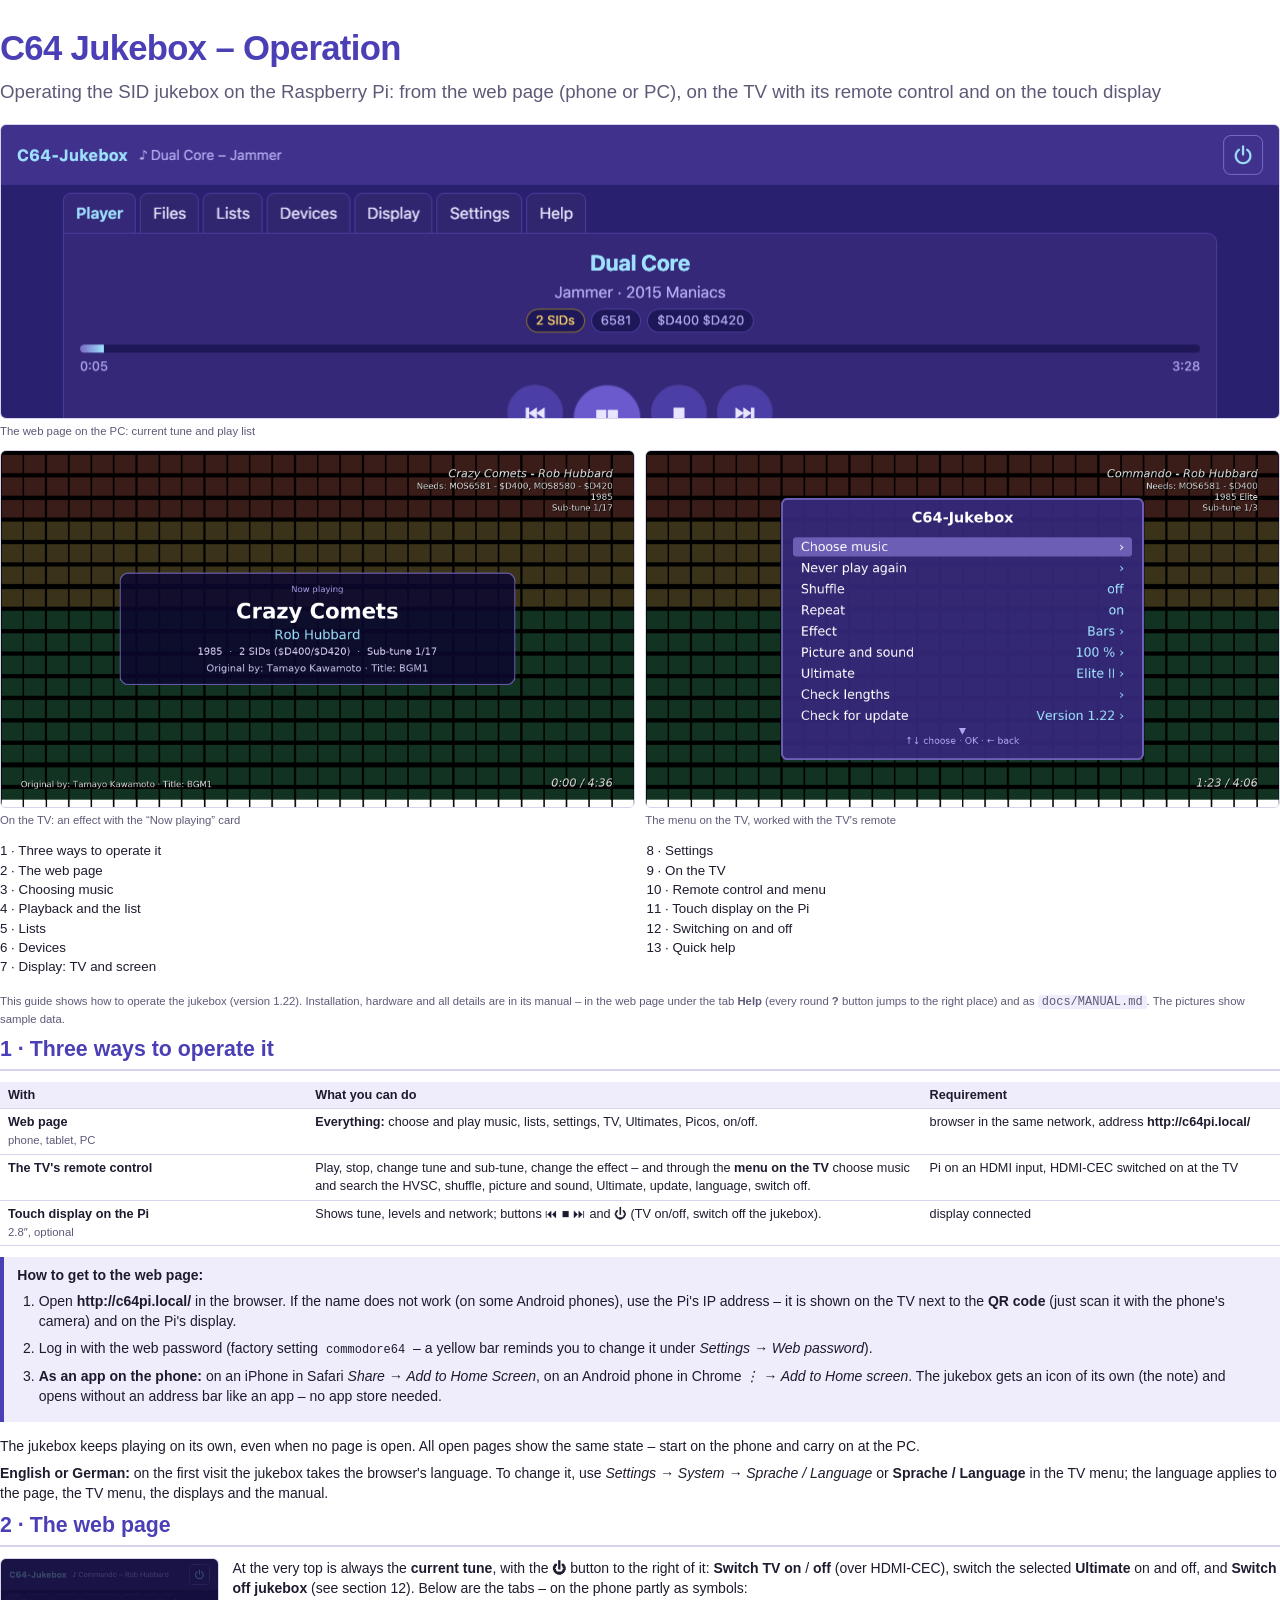
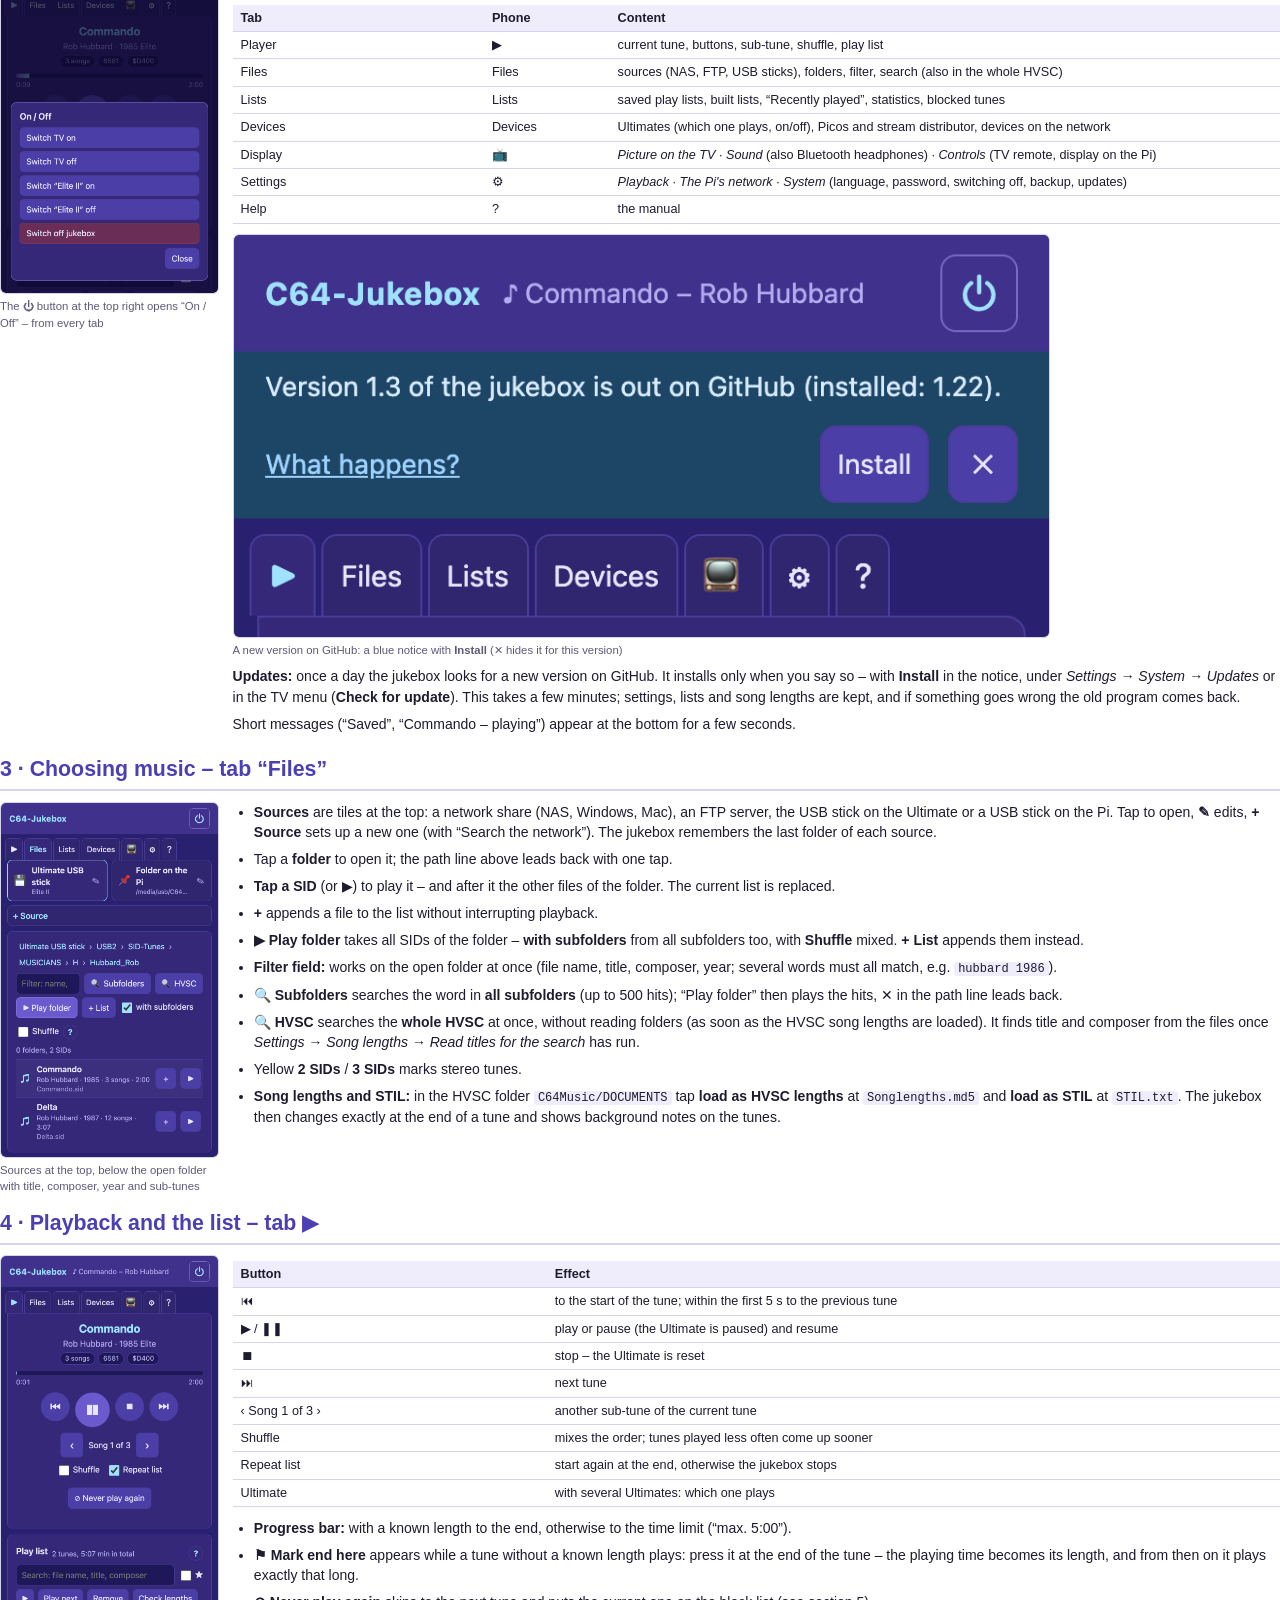
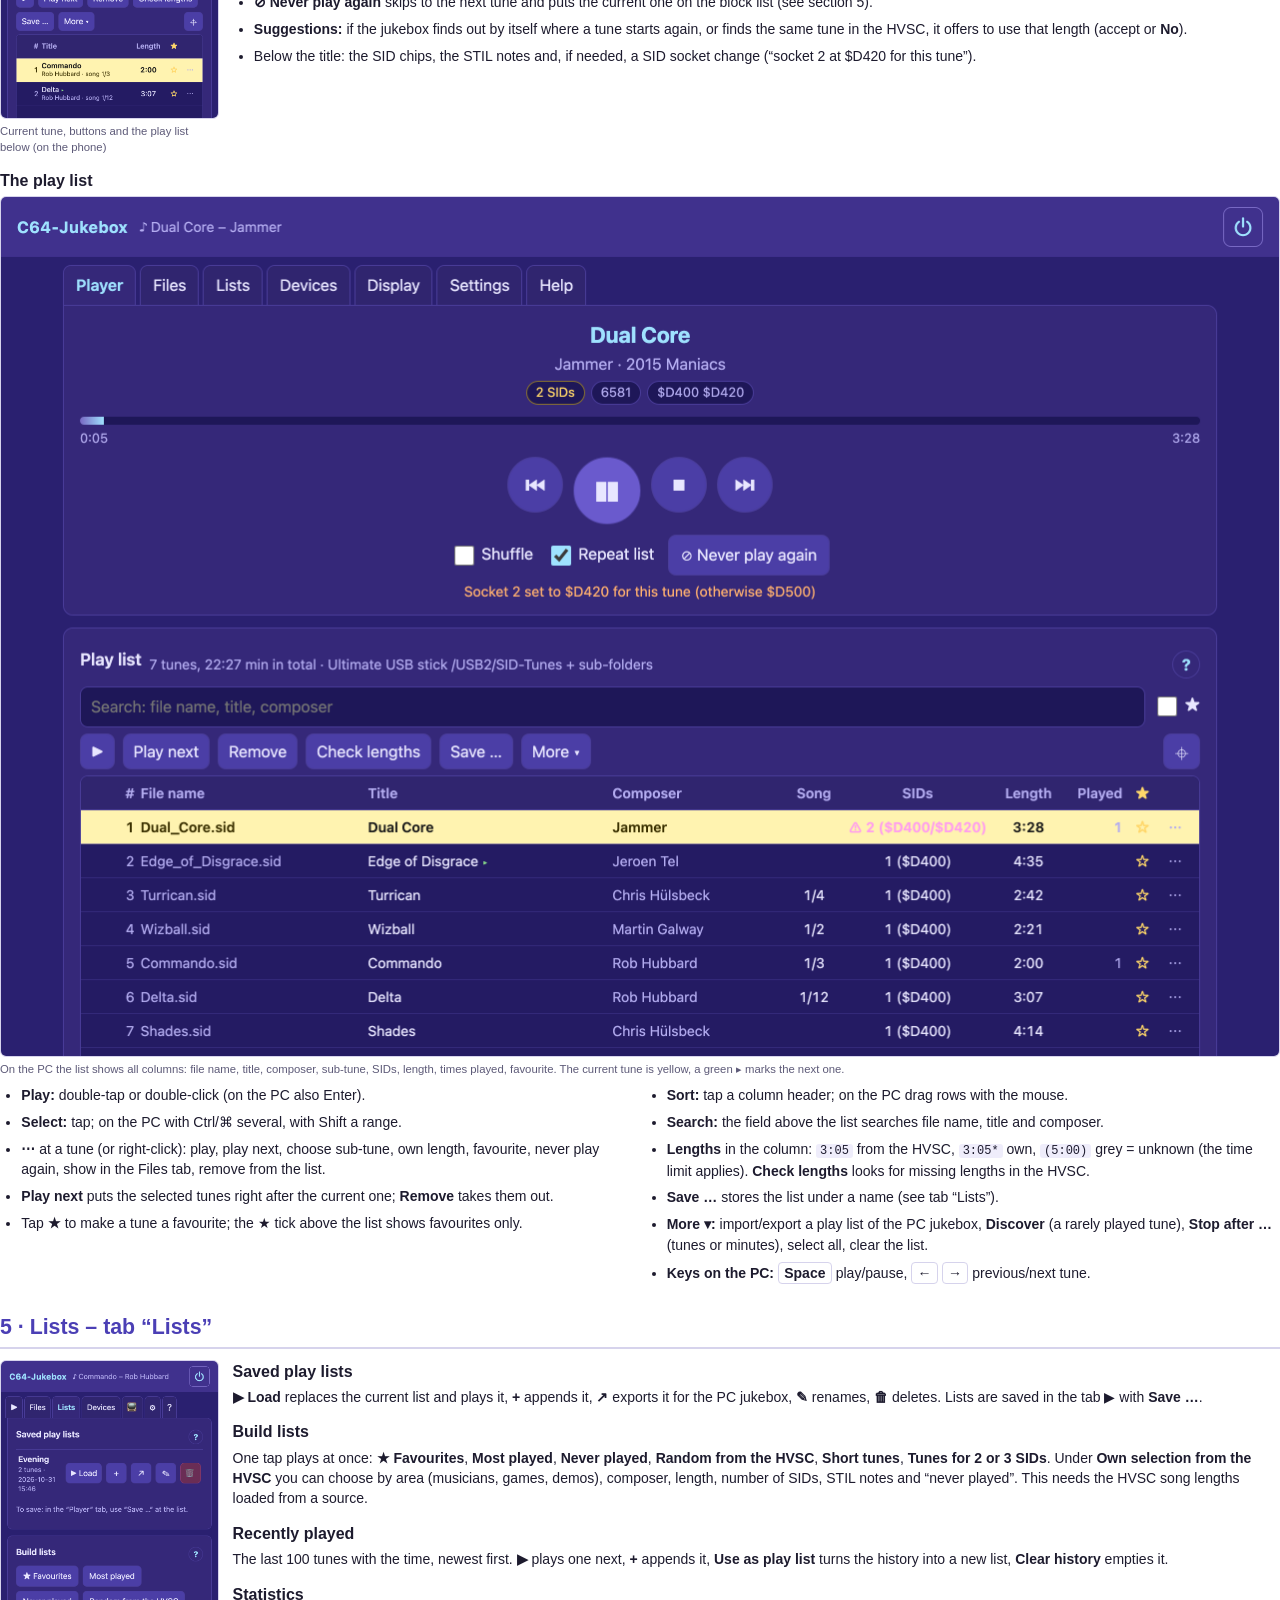
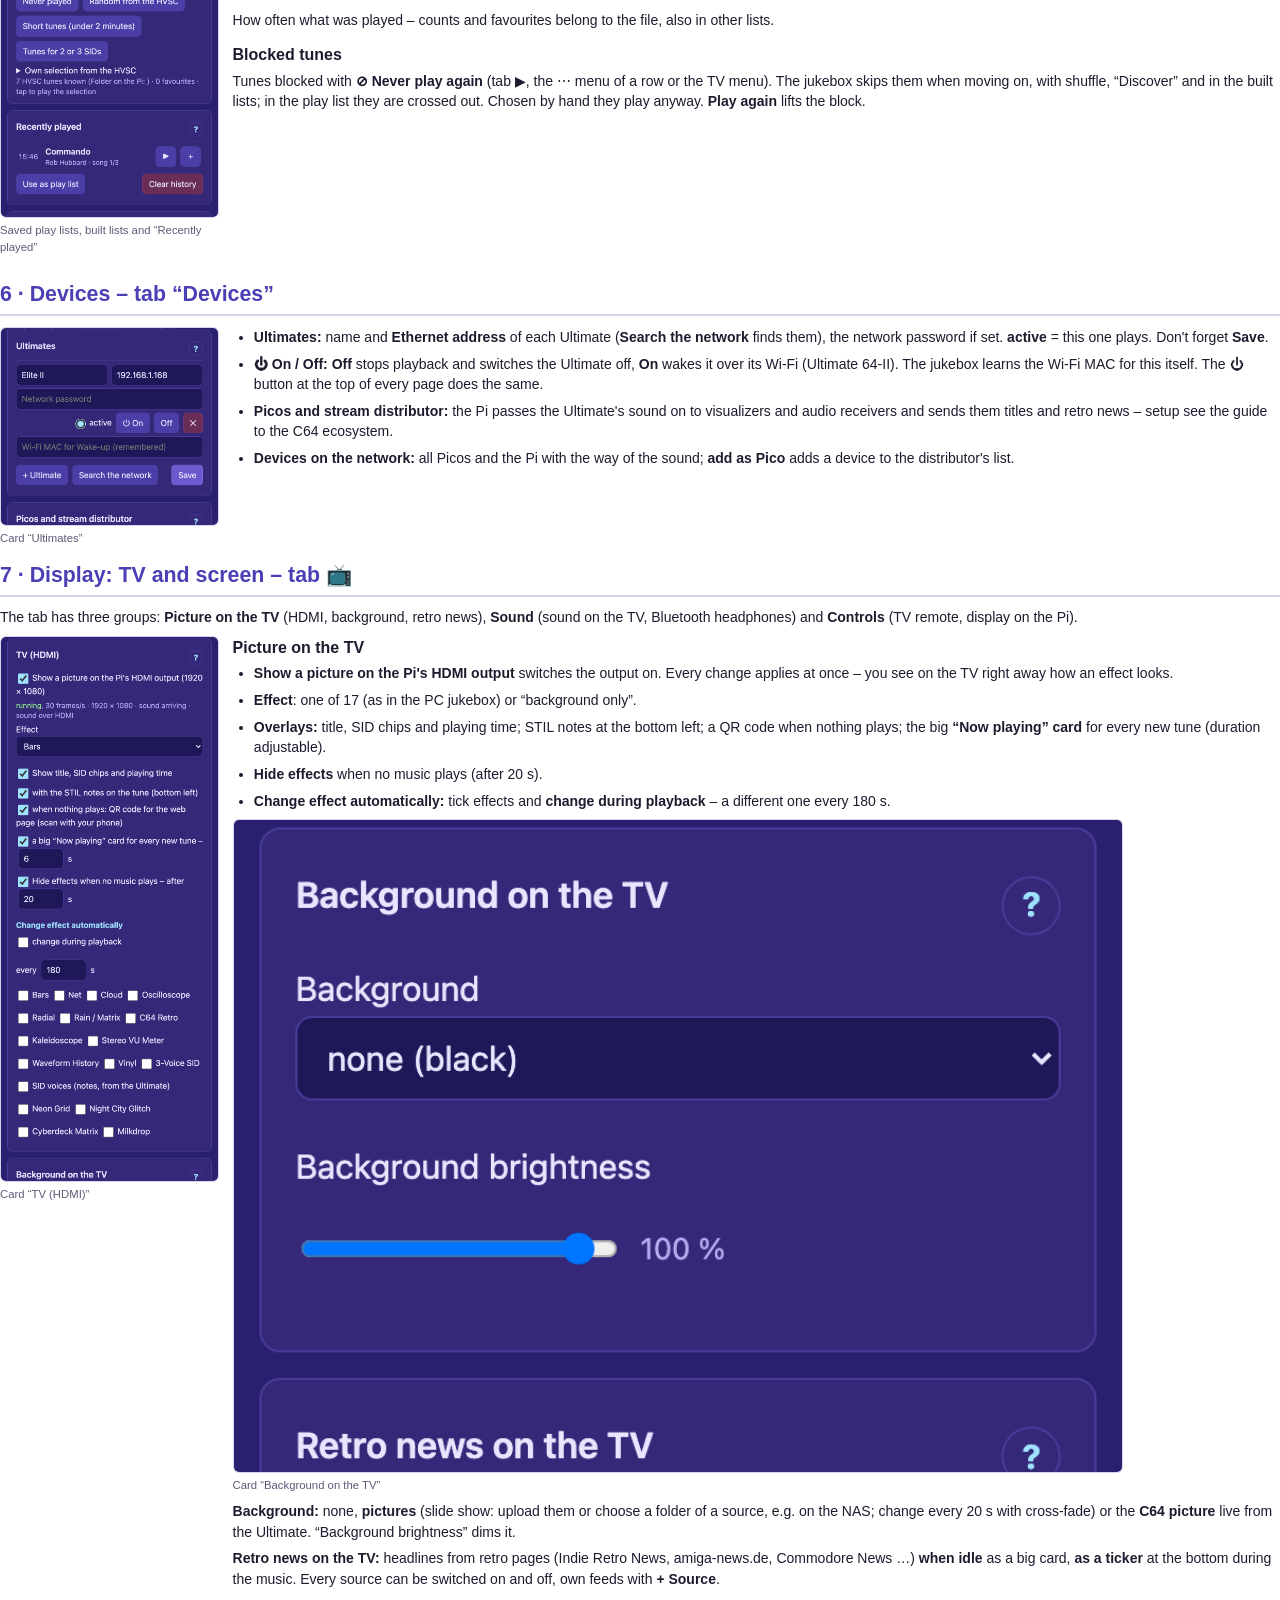
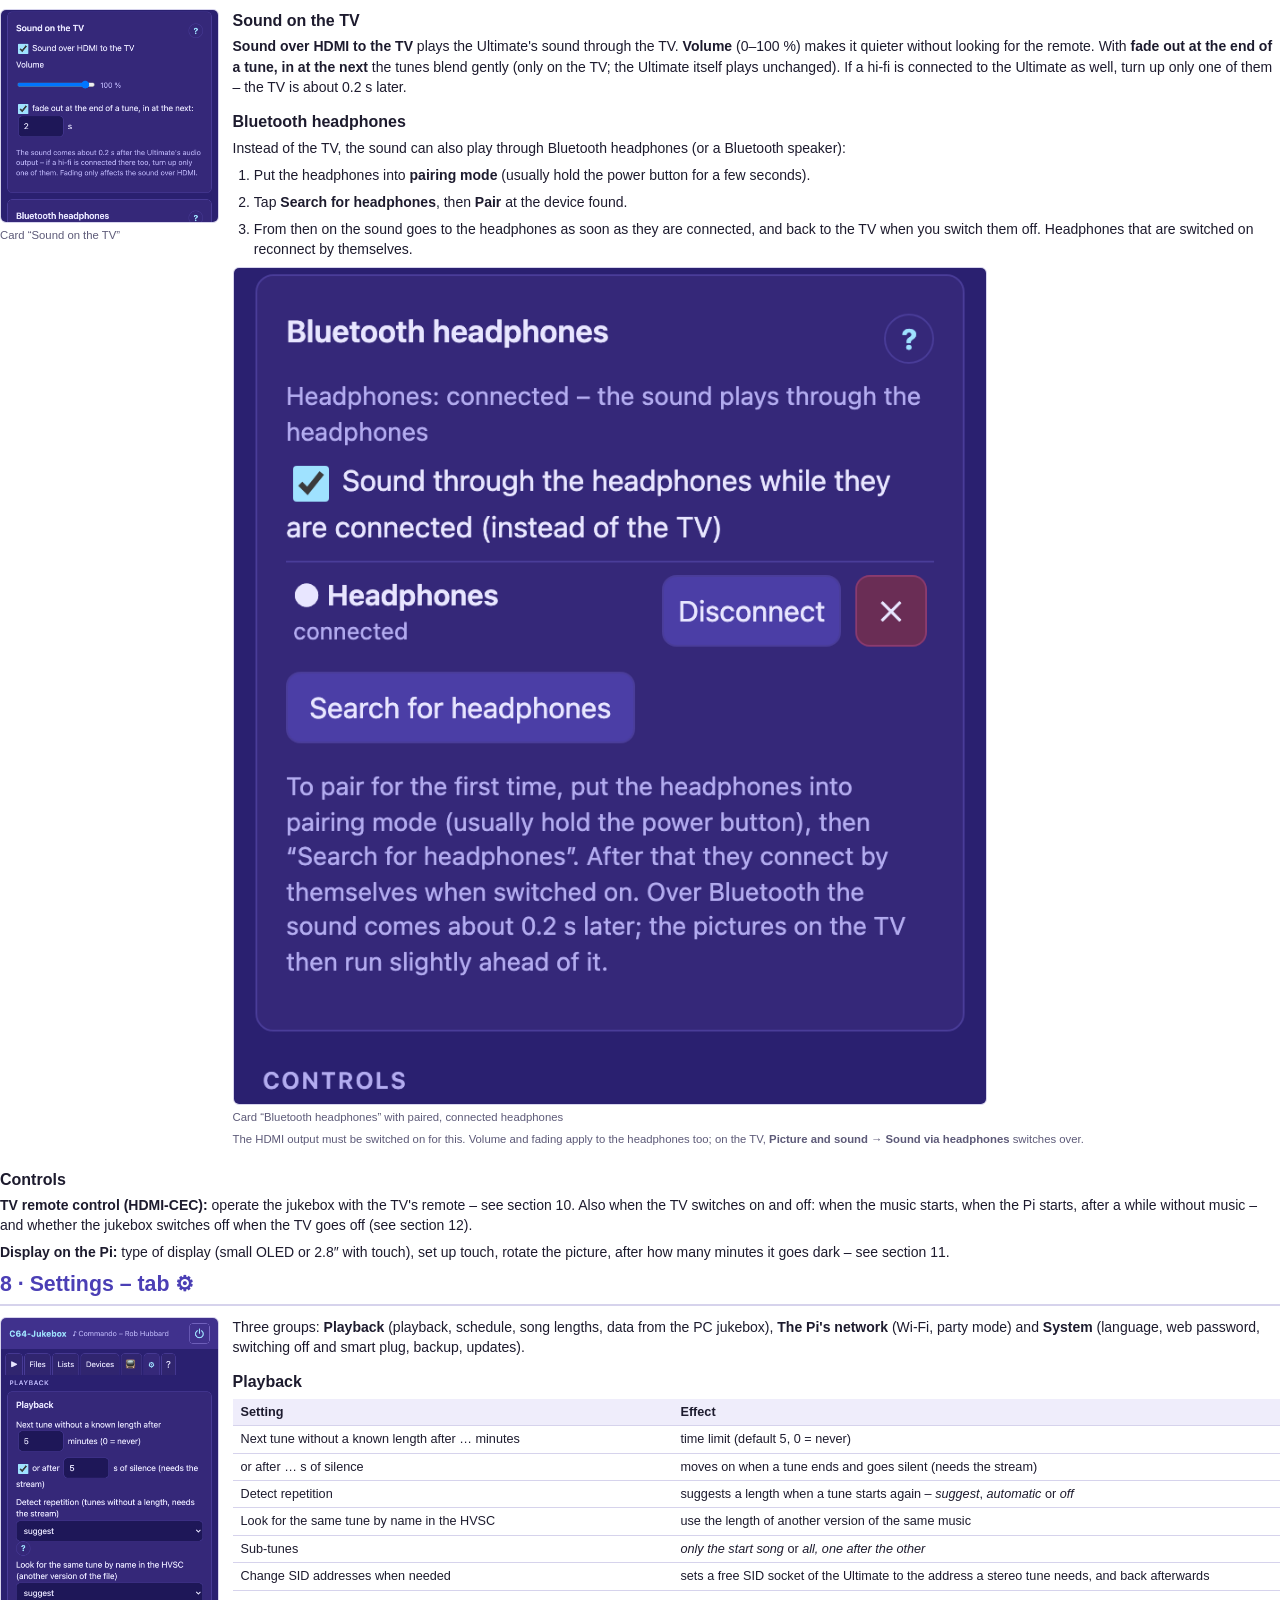
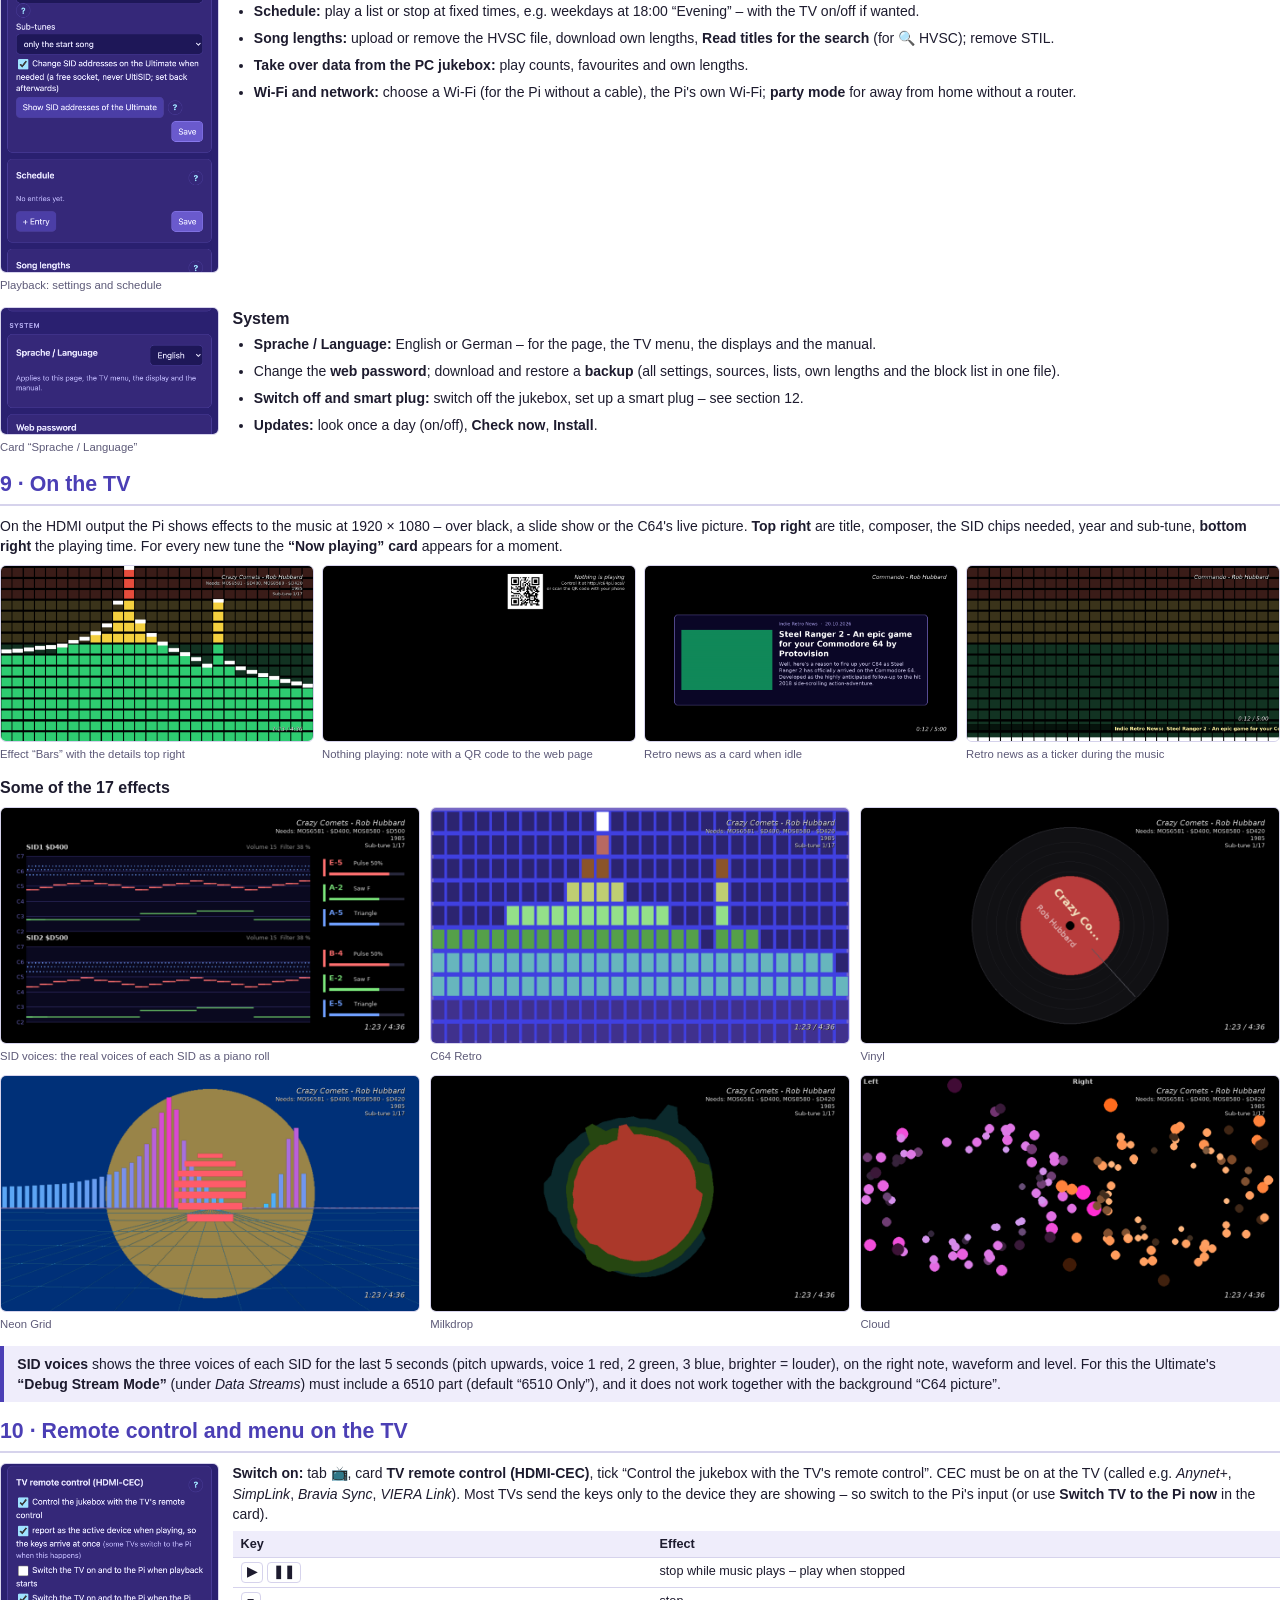
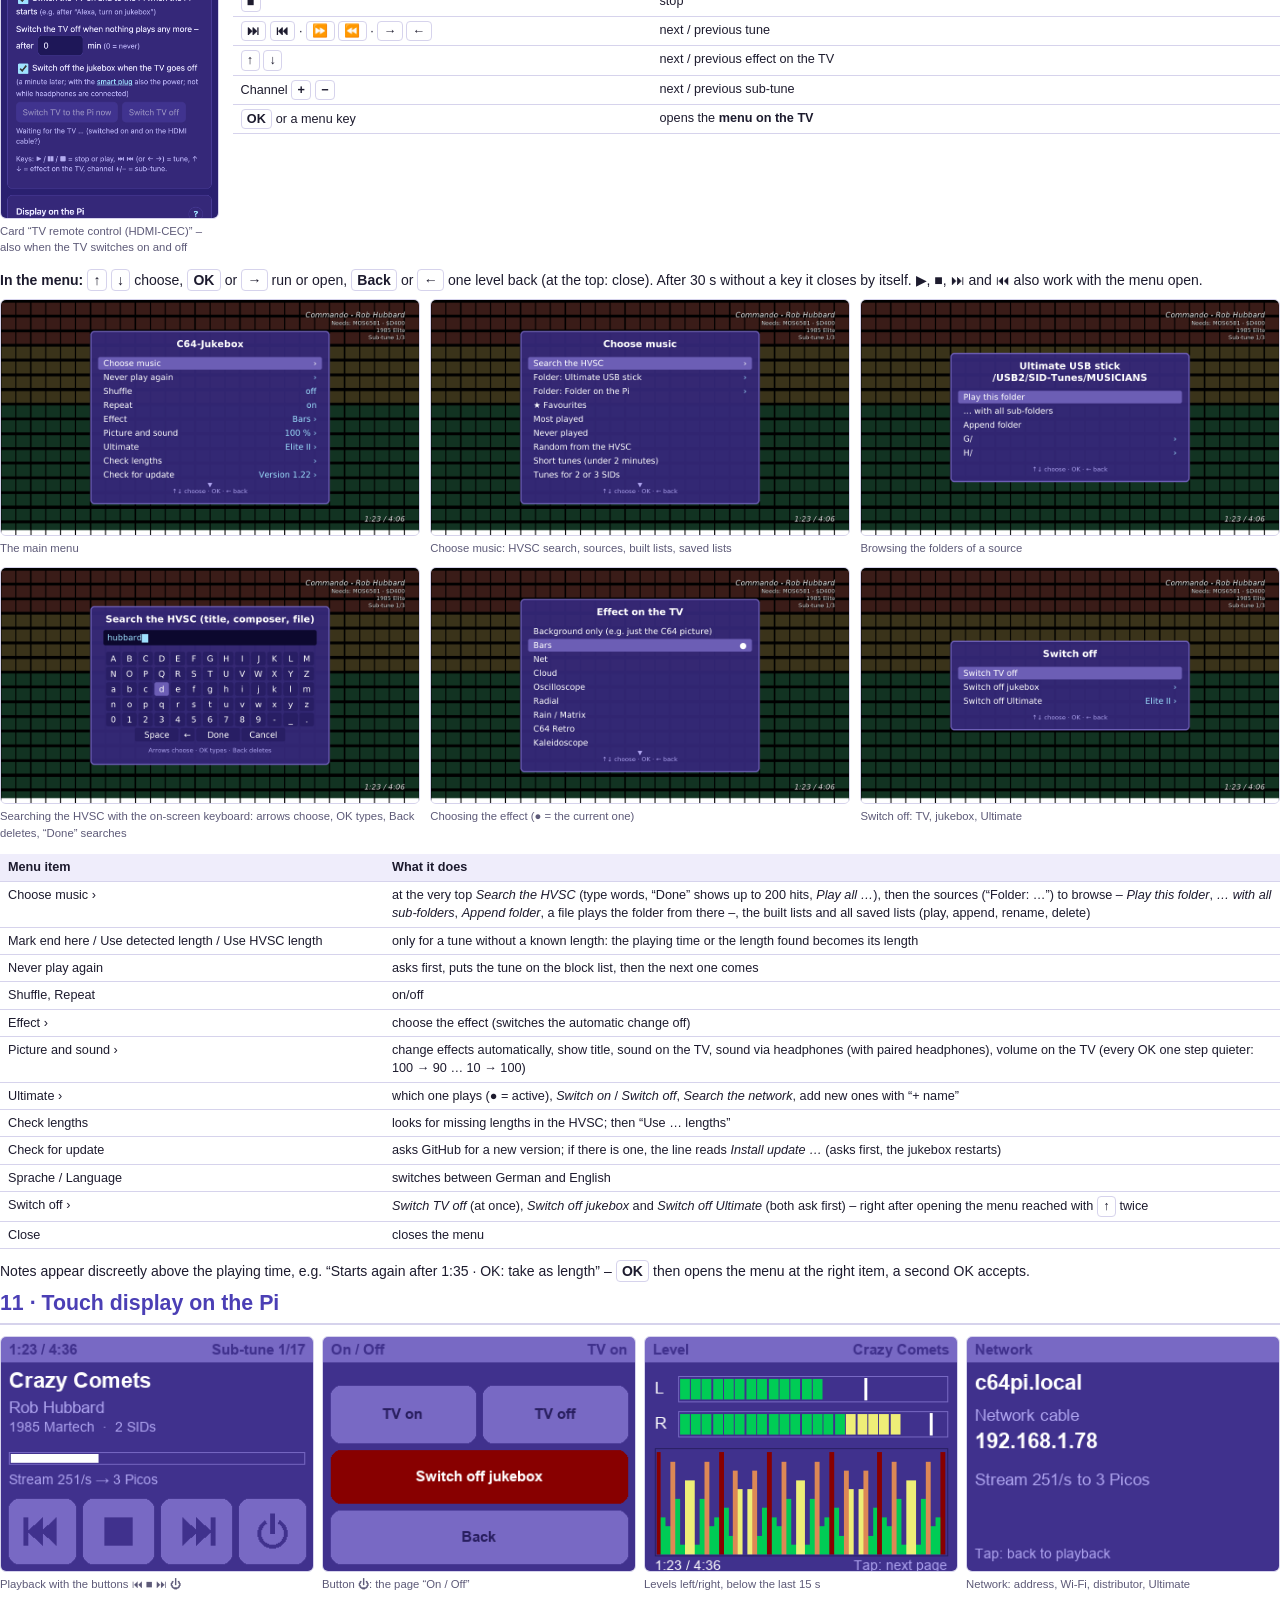
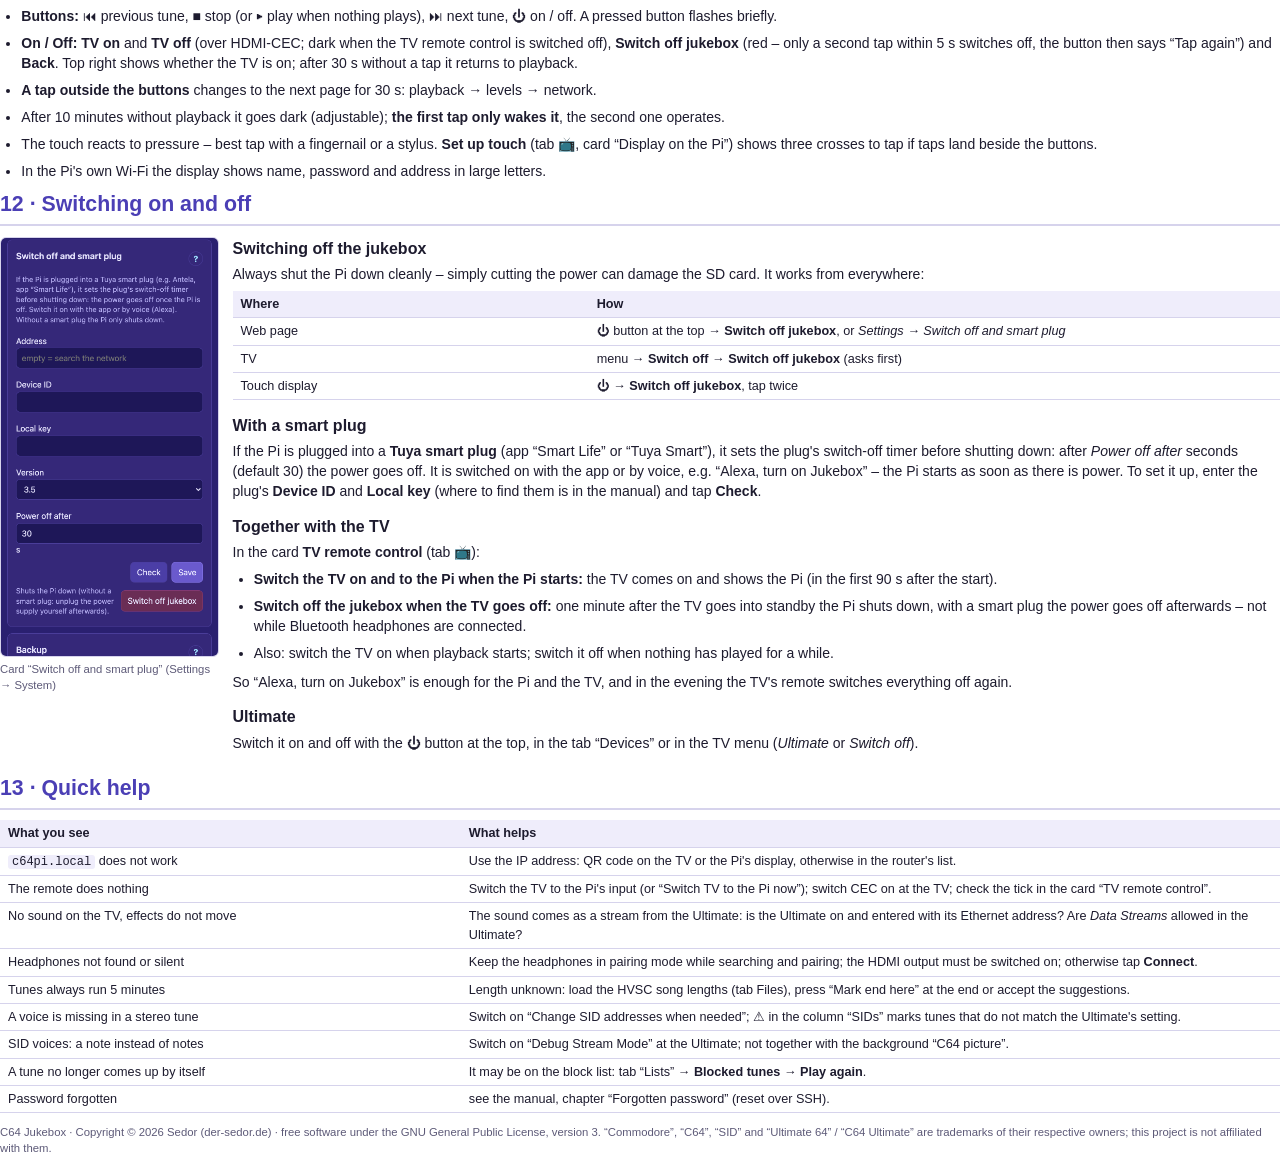
<file: docs/bedienung/operation_en.html>
<!doctype html>
<html lang="en">
<head>
<meta charset="utf-8">
<title>C64 Jukebox – Operation</title>
<!-- Source of docs/Operation_Pi-Jukebox.pdf (English version of bedienung.html) - pictures in bilder_en/ - build with: .venv/bin/python tools/make_bedienung.py [--shots] -->
<style>
  @page { size: A4; }
  :root { --ink: #1d1b2e; --muted: #5d5a78; --accent: #4b3fb5; --soft: #efedfb; --line: #d6d3ec; }
  * { box-sizing: border-box; }
  body { font: 10.5pt/1.45 "Helvetica Neue", Helvetica, Arial, sans-serif; color: var(--ink); background: #fff; margin: 0; }
  h1 { font-size: 26pt; margin: 0 0 4pt; color: var(--accent); letter-spacing: -0.5pt; }
  h2 { font-size: 16pt; color: var(--accent); margin: 0 0 8pt; padding-bottom: 3pt; border-bottom: 2px solid var(--line);
       break-before: page; }
  h2.nb { break-before: auto; margin-top: 18pt; }
  h3 { font-size: 12pt; margin: 10pt 0 3pt; break-after: avoid; }
  p, li { margin: 0 0 5pt; }
  ul, ol { padding-left: 16pt; margin: 0 0 6pt; }
  code { font-family: Menlo, Consolas, monospace; font-size: 9pt; background: var(--soft); padding: 0 3pt; border-radius: 3px; }
  table { border-collapse: collapse; width: 100%; margin: 4pt 0 8pt; font-size: 9.5pt; break-inside: avoid; }
  th, td { text-align: left; vertical-align: top; padding: 3pt 6pt; border-bottom: 1px solid var(--line); }
  th { background: var(--soft); }
  .box { background: var(--soft); border-left: 4px solid var(--accent); padding: 6pt 10pt; margin: 6pt 0 10pt; break-inside: avoid; }
  .shots { display: flex; gap: 10pt; align-items: flex-start; margin: 6pt 0 10pt; break-inside: avoid; }
  .grid { display: grid; grid-template-columns: 1fr 1fr 1fr; gap: 8pt; margin: 6pt 0 10pt; }
  .grid4 { display: grid; grid-template-columns: 1fr 1fr 1fr 1fr; gap: 6pt; margin: 6pt 0 10pt; }
  .cover > figure img { max-height: 78mm; object-fit: cover; object-position: top; }
  .grid2 { display: grid; grid-template-columns: 1fr 1fr; gap: 8pt; margin: 6pt 0 10pt; }
  figure { margin: 0; break-inside: avoid; }
  figure img { display: block; width: 100%; border: 1px solid var(--line); border-radius: 6px; }
  figcaption { font-size: 8.5pt; color: var(--muted); margin-top: 3pt; }
  .phone { width: 58mm; flex: 0 0 auto; }
  .side { flex: 1; }
  .cover { padding-top: 6mm; }
  .cover .sub { font-size: 14pt; color: var(--muted); margin-bottom: 14pt; }
  .toc { columns: 2; font-size: 10pt; margin-top: 10pt; }
  .toc a { color: var(--ink); text-decoration: none; }
  .small { font-size: 8.5pt; color: var(--muted); }
  .k { display: inline-block; min-width: 14pt; padding: 0 4pt; border: 1px solid var(--line); border-radius: 4px;
       background: #fff; text-align: center; font-weight: bold; }
</style>
</head>
<body>

<section class="cover">
  <h1>C64 Jukebox – Operation</h1>
  <div class="sub">Operating the SID jukebox on the Raspberry Pi: from the web page (phone or PC), on the TV with its
    remote control and on the touch display</div>
  <figure><img src="bilder_en/web_pc.png" alt=""><figcaption>The web page on the PC: current tune and play list</figcaption></figure>
  <div class="grid2" style="margin-top:8pt">
    <figure><img src="bilder_en/tv_titlecard.png" alt=""><figcaption>On the TV: an effect with the “Now playing” card</figcaption></figure>
    <figure><img src="bilder_en/tv_menu.png" alt=""><figcaption>The menu on the TV, worked with the TV's remote</figcaption></figure>
  </div>
  <div class="toc">
    <div>1 · <a href="#ways">Three ways to operate it</a></div>
    <div>2 · <a href="#web">The web page</a></div>
    <div>3 · <a href="#files">Choosing music</a></div>
    <div>4 · <a href="#play">Playback and the list</a></div>
    <div>5 · <a href="#lists">Lists</a></div>
    <div>6 · <a href="#devices">Devices</a></div>
    <div>7 · <a href="#show">Display: TV and screen</a></div>
    <div>8 · <a href="#settings">Settings</a></div>
    <div>9 · <a href="#tv">On the TV</a></div>
    <div>10 · <a href="#remote">Remote control and menu</a></div>
    <div>11 · <a href="#touch">Touch display on the Pi</a></div>
    <div>12 · <a href="#power">Switching on and off</a></div>
    <div>13 · <a href="#help">Quick help</a></div>
  </div>
  <p class="small" style="margin-top:12pt">This guide shows how to operate the jukebox (version 1.22). Installation,
    hardware and all details are in its manual – in the web page under the tab <b>Help</b> (every round <b>?</b> button
    jumps to the right place) and as <code>docs/MANUAL.md</code>. The pictures show sample data.</p>
</section>

<h2 id="ways">1 · Three ways to operate it</h2>
<table>
  <tr><th style="width:24%">With</th><th>What you can do</th><th style="width:28%">Requirement</th></tr>
  <tr><td><b>Web page</b><br><span class="small">phone, tablet, PC</span></td>
    <td><b>Everything:</b> choose and play music, lists, settings, TV, Ultimates, Picos, on/off.</td>
    <td>browser in the same network, address <b>http://c64pi.local/</b></td></tr>
  <tr><td><b>The TV's remote control</b></td>
    <td>Play, stop, change tune and sub-tune, change the effect – and through the <b>menu on the TV</b> choose music
      and search the HVSC, shuffle, picture and sound, Ultimate, update, language, switch off.</td>
    <td>Pi on an HDMI input, HDMI-CEC switched on at the TV</td></tr>
  <tr><td><b>Touch display on the Pi</b><br><span class="small">2.8″, optional</span></td>
    <td>Shows tune, levels and network; buttons ⏮ ■ ⏭ and ⏻ (TV on/off, switch off the jukebox).</td>
    <td>display connected</td></tr>
</table>
<div class="box"><b>How to get to the web page:</b>
  <ol style="margin-top:4pt">
    <li>Open <b>http://c64pi.local/</b> in the browser. If the name does not work (on some Android phones), use the Pi's
      IP address – it is shown on the TV next to the <b>QR code</b> (just scan it with the phone's camera) and on the
      Pi's display.</li>
    <li>Log in with the web password (factory setting <code>commodore64</code> – a yellow bar reminds you to change it
      under <i>Settings → Web password</i>).</li>
    <li><b>As an app on the phone:</b> on an iPhone in Safari <i>Share → Add to Home Screen</i>, on an Android phone in
      Chrome <i>⋮ → Add to Home screen</i>. The jukebox gets an icon of its own (the note) and opens without an address
      bar like an app – no app store needed.</li>
  </ol></div>
<p>The jukebox keeps playing on its own, even when no page is open. All open pages show the same state – start on the
  phone and carry on at the PC.</p>
<p><b>English or German:</b> on the first visit the jukebox takes the browser's language. To change it, use
  <i>Settings → System → Sprache / Language</i> or <b>Sprache / Language</b> in the TV menu; the language applies to
  the page, the TV menu, the displays and the manual.</p>

<h2 id="web">2 · The web page</h2>
<div class="shots">
  <figure class="phone"><img src="bilder_en/web_power.png" alt=""><figcaption>The ⏻ button at the top right opens
    “On / Off” – from every tab</figcaption></figure>
  <div class="side">
    <p style="margin-top:0">At the very top is always the <b>current tune</b>, with the <b>⏻</b> button to the right of
      it: <b>Switch TV on</b> / <b>off</b> (over HDMI-CEC), switch the selected <b>Ultimate</b> on and off, and
      <b>Switch off jukebox</b> (see section 12). Below are the tabs – on the phone partly as symbols:</p>
    <table>
      <tr><th style="width:24%">Tab</th><th style="width:12%">Phone</th><th>Content</th></tr>
      <tr><td>Player</td><td>▶</td><td>current tune, buttons, sub-tune, shuffle, play list</td></tr>
      <tr><td>Files</td><td>Files</td><td>sources (NAS, FTP, USB sticks), folders, filter, search (also in the whole HVSC)</td></tr>
      <tr><td>Lists</td><td>Lists</td><td>saved play lists, built lists, “Recently played”, statistics, blocked tunes</td></tr>
      <tr><td>Devices</td><td>Devices</td><td>Ultimates (which one plays, on/off), Picos and stream distributor, devices on the network</td></tr>
      <tr><td>Display</td><td>📺</td><td><i>Picture on the TV</i> · <i>Sound</i> (also Bluetooth headphones) · <i>Controls</i>
        (TV remote, display on the Pi)</td></tr>
      <tr><td>Settings</td><td>⚙</td><td><i>Playback</i> · <i>The Pi's network</i> · <i>System</i> (language, password,
        switching off, backup, updates)</td></tr>
      <tr><td>Help</td><td>?</td><td>the manual</td></tr>
    </table>
    <figure style="width:78%"><img src="bilder_en/web_update.png" alt=""><figcaption>A new version on GitHub: a blue notice with
      <b>Install</b> (✕ hides it for this version)</figcaption></figure>
    <p style="margin-top:6pt"><b>Updates:</b> once a day the jukebox looks for a new version on GitHub. It installs only
      when you say so – with <b>Install</b> in the notice, under <i>Settings → System → Updates</i> or in the TV menu
      (<b>Check for update</b>). This takes a few minutes; settings, lists and song lengths are kept, and if something
      goes wrong the old program comes back.</p>
    <p>Short messages (“Saved”, “Commando – playing”) appear at the bottom for a few seconds.</p>
  </div>
</div>

<h2 id="files">3 · Choosing music – tab “Files”</h2>
<div class="shots">
  <figure class="phone"><img src="bilder_en/web_dateien.png" alt=""><figcaption>Sources at the top, below the open folder
    with title, composer, year and sub-tunes</figcaption></figure>
  <div class="side">
    <ul>
      <li><b>Sources</b> are tiles at the top: a network share (NAS, Windows, Mac), an FTP server, the USB stick on the
        Ultimate or a USB stick on the Pi. Tap to open, <b>✎</b> edits, <b>+ Source</b> sets up a new one (with
        “Search the network”). The jukebox remembers the last folder of each source.</li>
      <li>Tap a <b>folder</b> to open it; the path line above leads back with one tap.</li>
      <li><b>Tap a SID</b> (or ▶) to play it – and after it the other files of the folder. The current list is replaced.</li>
      <li><b>+</b> appends a file to the list without interrupting playback.</li>
      <li><b>▶ Play folder</b> takes all SIDs of the folder – <b>with subfolders</b> from all subfolders too, with
        <b>Shuffle</b> mixed. <b>+ List</b> appends them instead.</li>
      <li><b>Filter field:</b> works on the open folder at once (file name, title, composer, year; several words must all
        match, e.g. <code>hubbard 1986</code>).</li>
      <li><b>🔍 Subfolders</b> searches the word in <b>all subfolders</b> (up to 500 hits); “Play folder” then plays the
        hits, ✕ in the path line leads back.</li>
      <li><b>🔍 HVSC</b> searches the <b>whole HVSC</b> at once, without reading folders (as soon as the HVSC song lengths
        are loaded). It finds title and composer from the files once <i>Settings → Song lengths → Read titles for the
        search</i> has run.</li>
      <li>Yellow <b>2 SIDs</b> / <b>3 SIDs</b> marks stereo tunes.</li>
      <li><b>Song lengths and STIL:</b> in the HVSC folder <code>C64Music/DOCUMENTS</code> tap <b>load as HVSC
        lengths</b> at <code>Songlengths.md5</code> and <b>load as STIL</b> at <code>STIL.txt</code>. The jukebox then
        changes exactly at the end of a tune and shows background notes on the tunes.</li>
    </ul>
  </div>
</div>

<h2 id="play">4 · Playback and the list – tab ▶</h2>
<div class="shots">
  <figure class="phone"><img src="bilder_en/web_wiedergabe.png" alt=""><figcaption>Current tune, buttons and the play
    list below (on the phone)</figcaption></figure>
  <div class="side">
    <table>
      <tr><th style="width:30%">Button</th><th>Effect</th></tr>
      <tr><td>⏮</td><td>to the start of the tune; within the first 5 s to the previous tune</td></tr>
      <tr><td>▶ / ❚❚</td><td>play or pause (the Ultimate is paused) and resume</td></tr>
      <tr><td>⏹</td><td>stop – the Ultimate is reset</td></tr>
      <tr><td>⏭</td><td>next tune</td></tr>
      <tr><td>‹ Song 1 of 3 ›</td><td>another sub-tune of the current tune</td></tr>
      <tr><td>Shuffle</td><td>mixes the order; tunes played less often come up sooner</td></tr>
      <tr><td>Repeat list</td><td>start again at the end, otherwise the jukebox stops</td></tr>
      <tr><td>Ultimate</td><td>with several Ultimates: which one plays</td></tr>
    </table>
    <ul>
      <li><b>Progress bar:</b> with a known length to the end, otherwise to the time limit (“max. 5:00”).</li>
      <li><b>⚑ Mark end here</b> appears while a tune without a known length plays: press it at the end of the tune –
        the playing time becomes its length, and from then on it plays exactly that long.</li>
      <li><b>⊘ Never play again</b> skips to the next tune and puts the current one on the block list (see section 5).</li>
      <li><b>Suggestions:</b> if the jukebox finds out by itself where a tune starts again, or finds the same tune in the
        HVSC, it offers to use that length (accept or <b>No</b>).</li>
      <li>Below the title: the SID chips, the STIL notes and, if needed, a SID socket change (“socket 2 at $D420 for this
        tune”).</li>
    </ul>
  </div>
</div>
<h3>The play list</h3>
<figure><img src="bilder_en/web_pc.png" alt=""><figcaption>On the PC the list shows all columns: file name, title, composer,
  sub-tune, SIDs, length, times played, favourite. The current tune is yellow, a green ▸ marks the next one.</figcaption></figure>
<div class="grid2">
  <ul>
    <li><b>Play:</b> double-tap or double-click (on the PC also Enter).</li>
    <li><b>Select:</b> tap; on the PC with Ctrl/⌘ several, with Shift a range.</li>
    <li><b>⋯</b> at a tune (or right-click): play, play next, choose sub-tune, own length, favourite, never play again,
      show in the Files tab, remove from the list.</li>
    <li><b>Play next</b> puts the selected tunes right after the current one; <b>Remove</b> takes them out.</li>
    <li>Tap <b>★</b> to make a tune a favourite; the ★ tick above the list shows favourites only.</li>
  </ul>
  <ul>
    <li><b>Sort:</b> tap a column header; on the PC drag rows with the mouse.</li>
    <li><b>Search:</b> the field above the list searches file name, title and composer.</li>
    <li><b>Lengths</b> in the column: <code>3:05</code> from the HVSC, <code>3:05*</code> own, <code>(5:00)</code> grey =
      unknown (the time limit applies). <b>Check lengths</b> looks for missing lengths in the HVSC.</li>
    <li><b>Save …</b> stores the list under a name (see tab “Lists”).</li>
    <li><b>More ▾:</b> import/export a play list of the PC jukebox, <b>Discover</b> (a rarely played tune),
      <b>Stop after …</b> (tunes or minutes), select all, clear the list.</li>
    <li><b>Keys on the PC:</b> <span class="k">Space</span> play/pause, <span class="k">←</span>
      <span class="k">→</span> previous/next tune.</li>
  </ul>
</div>

<h2 id="lists">5 · Lists – tab “Lists”</h2>
<div class="shots">
  <figure class="phone"><img src="bilder_en/web_listen.png" alt=""><figcaption>Saved play lists, built lists and
    “Recently played”</figcaption></figure>
  <div class="side">
    <h3 style="margin-top:0">Saved play lists</h3>
    <p><b>▶ Load</b> replaces the current list and plays it, <b>+</b> appends it, <b>↗</b> exports it for the PC
      jukebox, <b>✎</b> renames, <b>🗑</b> deletes. Lists are saved in the tab ▶ with <b>Save …</b>.</p>
    <h3>Build lists</h3>
    <p>One tap plays at once: <b>★ Favourites</b>, <b>Most played</b>, <b>Never played</b>, <b>Random from the
      HVSC</b>, <b>Short tunes</b>, <b>Tunes for 2 or 3 SIDs</b>. Under <b>Own selection from the HVSC</b> you can choose
      by area (musicians, games, demos), composer, length, number of SIDs, STIL notes and “never played”. This needs the
      HVSC song lengths loaded from a source.</p>
    <h3>Recently played</h3>
    <p>The last 100 tunes with the time, newest first. <b>▶</b> plays one next, <b>+</b> appends it, <b>Use as play
      list</b> turns the history into a new list, <b>Clear history</b> empties it.</p>
    <h3>Statistics</h3>
    <p>How often what was played – counts and favourites belong to the file, also in other lists.</p>
    <h3>Blocked tunes</h3>
    <p>Tunes blocked with <b>⊘ Never play again</b> (tab ▶, the ⋯ menu of a row or the TV menu). The jukebox skips them
      when moving on, with shuffle, “Discover” and in the built lists; in the play list they are crossed out. Chosen by
      hand they play anyway. <b>Play again</b> lifts the block.</p>
  </div>
</div>

<h2 id="devices" class="nb">6 · Devices – tab “Devices”</h2>
<div class="shots">
  <figure class="phone"><img src="bilder_en/web_ultimates.png" alt=""><figcaption>Card “Ultimates”</figcaption></figure>
  <div class="side">
    <ul>
      <li><b>Ultimates:</b> name and <b>Ethernet address</b> of each Ultimate (<b>Search the network</b> finds them), the
        network password if set. <b>active</b> = this one plays. Don't forget <b>Save</b>.</li>
      <li><b>⏻ On / Off:</b> <b>Off</b> stops playback and switches the Ultimate off, <b>On</b> wakes it over its Wi-Fi
        (Ultimate 64-II). The jukebox learns the Wi-Fi MAC for this itself. The ⏻ button at the top of every page does
        the same.</li>
      <li><b>Picos and stream distributor:</b> the Pi passes the Ultimate's sound on to visualizers and audio receivers
        and sends them titles and retro news – setup see the guide to the C64 ecosystem.</li>
      <li><b>Devices on the network:</b> all Picos and the Pi with the way of the sound; <b>add as Pico</b> adds a
        device to the distributor's list.</li>
    </ul>
  </div>
</div>

<h2 id="show">7 · Display: TV and screen – tab 📺</h2>
<p>The tab has three groups: <b>Picture on the TV</b> (HDMI, background, retro news), <b>Sound</b> (sound on the TV,
  Bluetooth headphones) and <b>Controls</b> (TV remote, display on the Pi).</p>
<div class="shots">
  <figure class="phone"><img src="bilder_en/web_fernseher.png" alt=""><figcaption>Card “TV (HDMI)”</figcaption></figure>
  <div class="side">
    <h3 style="margin-top:0">Picture on the TV</h3>
    <ul>
      <li><b>Show a picture on the Pi's HDMI output</b> switches the output on. Every change applies at once – you see on
        the TV right away how an effect looks.</li>
      <li><b>Effect</b>: one of 17 (as in the PC jukebox) or “background only”.</li>
      <li><b>Overlays:</b> title, SID chips and playing time; STIL notes at the bottom left; a QR code when nothing plays;
        the big <b>“Now playing” card</b> for every new tune (duration adjustable).</li>
      <li><b>Hide effects</b> when no music plays (after 20 s).</li>
      <li><b>Change effect automatically:</b> tick effects and <b>change during playback</b> – a different one every
        180 s.</li>
    </ul>
    <figure style="width:85%"><img src="bilder_en/web_hintergrund.png" alt=""><figcaption>Card “Background on the TV”</figcaption></figure>
    <p style="margin-top:6pt"><b>Background:</b> none, <b>pictures</b> (slide show: upload them or choose a folder of a
      source, e.g. on the NAS; change every 20 s with cross-fade) or the <b>C64 picture</b> live from the Ultimate.
      “Background brightness” dims it.</p>
    <p><b>Retro news on the TV:</b> headlines from retro pages (Indie Retro News, amiga-news.de, Commodore News …)
      <b>when idle</b> as a big card, <b>as a ticker</b> at the bottom during the music. Every source can be switched on
      and off, own feeds with <b>+ Source</b>.</p>
  </div>
</div>
<div class="shots">
  <figure class="phone"><img src="bilder_en/web_tvton.png" alt=""><figcaption>Card “Sound on the TV”</figcaption></figure>
  <div class="side">
    <h3 style="margin-top:0">Sound on the TV</h3>
    <p><b>Sound over HDMI to the TV</b> plays the Ultimate's sound through the TV. <b>Volume</b> (0–100 %) makes it
      quieter without looking for the remote. With <b>fade out at the end of a tune, in at the next</b> the tunes blend
      gently (only on the TV; the Ultimate itself plays unchanged). If a hi-fi is connected to the Ultimate as well,
      turn up only one of them – the TV is about 0.2 s later.</p>
    <h3>Bluetooth headphones</h3>
    <p>Instead of the TV, the sound can also play through Bluetooth headphones (or a Bluetooth speaker):</p>
    <ol>
      <li>Put the headphones into <b>pairing mode</b> (usually hold the power button for a few seconds).</li>
      <li>Tap <b>Search for headphones</b>, then <b>Pair</b> at the device found.</li>
      <li>From then on the sound goes to the headphones as soon as they are connected, and back to the TV when you switch
        them off. Headphones that are switched on reconnect by themselves.</li>
    </ol>
    <figure style="width:72%"><img src="bilder_en/web_bluetooth.png" alt=""><figcaption>Card “Bluetooth headphones” with paired,
      connected headphones</figcaption></figure>
    <p class="small" style="margin-top:4pt">The HDMI output must be switched on for this. Volume and fading apply to the
      headphones too; on the TV, <b>Picture and sound → Sound via headphones</b> switches over.</p>
  </div>
</div>
<h3>Controls</h3>
<p><b>TV remote control (HDMI-CEC):</b> operate the jukebox with the TV's remote – see section 10. Also when the TV
      switches on and off: when the music starts, when the Pi starts, after a while without music – and whether the
      jukebox switches off when the TV goes off (see section 12).</p>
<p><b>Display on the Pi:</b> type of display (small OLED or 2.8″ with touch), set up touch, rotate the picture,
      after how many minutes it goes dark – see section 11.</p>

<h2 id="settings">8 · Settings – tab ⚙</h2>
<div class="shots">
  <figure class="phone"><img src="bilder_en/web_einstellungen.png" alt=""><figcaption>Playback: settings and
    schedule</figcaption></figure>
  <div class="side">
    <p style="margin-top:0">Three groups: <b>Playback</b> (playback, schedule, song lengths, data from the PC jukebox), <b>The Pi's network</b>
  (Wi-Fi, party mode) and <b>System</b> (language, web password, switching off and smart plug, backup, updates).</p>
    <h3>Playback</h3>
    <table>
      <tr><th style="width:42%">Setting</th><th>Effect</th></tr>
      <tr><td>Next tune without a known length after … minutes</td><td>time limit (default 5, 0 = never)</td></tr>
      <tr><td>or after … s of silence</td><td>moves on when a tune ends and goes silent (needs the stream)</td></tr>
      <tr><td>Detect repetition</td><td>suggests a length when a tune starts again – <i>suggest</i>, <i>automatic</i> or <i>off</i></td></tr>
      <tr><td>Look for the same tune by name in the HVSC</td><td>use the length of another version of the same music</td></tr>
      <tr><td>Sub-tunes</td><td><i>only the start song</i> or <i>all, one after the other</i></td></tr>
      <tr><td>Change SID addresses when needed</td><td>sets a free SID socket of the Ultimate to the address a stereo
        tune needs, and back afterwards</td></tr>
    </table>
    <ul>
      <li><b>Schedule:</b> play a list or stop at fixed times, e.g. weekdays at 18:00 “Evening” – with the TV on/off if
        wanted.</li>
      <li><b>Song lengths:</b> upload or remove the HVSC file, download own lengths, <b>Read titles for the search</b>
        (for 🔍 HVSC); remove STIL.</li>
      <li><b>Take over data from the PC jukebox:</b> play counts, favourites and own lengths.</li>
      <li><b>Wi-Fi and network:</b> choose a Wi-Fi (for the Pi without a cable), the Pi's own Wi-Fi; <b>party mode</b>
        for away from home without a router.</li>
    </ul>
  </div>
</div>
<div class="shots">
  <figure class="phone"><img src="bilder_en/web_sprache.png" alt=""><figcaption>Card “Sprache / Language”</figcaption></figure>
  <div class="side">
    <h3 style="margin-top:0">System</h3>
    <ul>
      <li><b>Sprache / Language:</b> English or German – for the page, the TV menu, the displays and the manual.</li>
      <li>Change the <b>web password</b>; download and restore a <b>backup</b> (all settings, sources, lists, own lengths
        and the block list in one file).</li>
      <li><b>Switch off and smart plug:</b> switch off the jukebox, set up a smart plug – see section 12.</li>
      <li><b>Updates:</b> look once a day (on/off), <b>Check now</b>, <b>Install</b>.</li>
    </ul>
  </div>
</div>

<h2 id="tv">9 · On the TV</h2>
<p>On the HDMI output the Pi shows effects to the music at 1920 × 1080 – over black, a slide show or the C64's live
  picture. <b>Top right</b> are title, composer, the SID chips needed, year and sub-tune, <b>bottom right</b> the playing
  time. For every new tune the <b>“Now playing” card</b> appears for a moment.</p>
<div class="grid4">
  <figure><img src="bilder_en/tv_bars.png" alt=""><figcaption>Effect “Bars” with the details top right</figcaption></figure>
  <figure><img src="bilder_en/tv_idle_qr.png" alt=""><figcaption>Nothing playing: note with a QR code to the web page</figcaption></figure>
  <figure><img src="bilder_en/tv_news.png" alt=""><figcaption>Retro news as a card when idle</figcaption></figure>
  <figure><img src="bilder_en/tv_ticker.png" alt=""><figcaption>Retro news as a ticker during the music</figcaption></figure>
</div>
<h3>Some of the 17 effects</h3>
<div class="grid">
  <figure><img src="bilder_en/tv_sidvoices.png" alt=""><figcaption>SID voices: the real voices of each SID as a piano roll</figcaption></figure>
  <figure><img src="bilder_en/tv_c64.png" alt=""><figcaption>C64 Retro</figcaption></figure>
  <figure><img src="bilder_en/tv_vinyl.png" alt=""><figcaption>Vinyl</figcaption></figure>
  <figure><img src="bilder_en/tv_neon_pictures.png" alt=""><figcaption>Neon Grid</figcaption></figure>
  <figure><img src="bilder_en/tv_milkdrop.png" alt=""><figcaption>Milkdrop</figcaption></figure>
  <figure><img src="bilder_en/tv_cloud.png" alt=""><figcaption>Cloud</figcaption></figure>
</div>
<div class="box"><b>SID voices</b> shows the three voices of each SID for the last 5 seconds (pitch upwards, voice 1 red,
  2 green, 3 blue, brighter = louder), on the right note, waveform and level. For this the Ultimate's
  <b>“Debug Stream Mode”</b> (under <i>Data Streams</i>) must include a 6510 part (default “6510 Only”), and it does not
  work together with the background “C64 picture”.</div>

<h2 id="remote">10 · Remote control and menu on the TV</h2>
<div class="shots">
  <figure class="phone"><img src="bilder_en/web_cec.png" alt=""><figcaption>Card “TV remote control (HDMI-CEC)” – also when the TV switches on and off</figcaption></figure>
  <div class="side">
<p style="margin-top:0"><b>Switch on:</b> tab 📺, card <b>TV remote control (HDMI-CEC)</b>, tick “Control the jukebox with the TV's remote
  control”. CEC must be on at the TV (called e.g. <i>Anynet+</i>, <i>SimpLink</i>, <i>Bravia Sync</i>, <i>VIERA
  Link</i>). Most TVs send the keys only to the device they are showing – so switch to the Pi's input (or use
  <b>Switch TV to the Pi now</b> in the card).</p>
<table>
  <tr><th style="width:40%">Key</th><th>Effect</th></tr>
  <tr><td><span class="k">▶</span> <span class="k">❚❚</span></td><td>stop while music plays – play when stopped</td></tr>
  <tr><td><span class="k">■</span></td><td>stop</td></tr>
  <tr><td><span class="k">⏭</span> <span class="k">⏮</span> · <span class="k">⏩</span> <span class="k">⏪</span> ·
    <span class="k">→</span> <span class="k">←</span></td><td>next / previous tune</td></tr>
  <tr><td><span class="k">↑</span> <span class="k">↓</span></td><td>next / previous effect on the TV</td></tr>
  <tr><td>Channel <span class="k">+</span> <span class="k">−</span></td><td>next / previous sub-tune</td></tr>
  <tr><td><span class="k">OK</span> or a menu key</td><td>opens the <b>menu on the TV</b></td></tr>
</table>
  </div>
</div>
<p><b>In the menu:</b> <span class="k">↑</span> <span class="k">↓</span> choose, <span class="k">OK</span> or
  <span class="k">→</span> run or open, <span class="k">Back</span> or <span class="k">←</span> one level back (at the
  top: close). After 30 s without a key it closes by itself. ▶, ■, ⏭ and ⏮ also work with the menu open.</p>
<div class="grid">
  <figure><img src="bilder_en/tv_menu.png" alt=""><figcaption>The main menu</figcaption></figure>
  <figure><img src="bilder_en/tv_musik.png" alt=""><figcaption>Choose music: HVSC search, sources, built lists, saved lists</figcaption></figure>
  <figure><img src="bilder_en/tv_ordner.png" alt=""><figcaption>Browsing the folders of a source</figcaption></figure>
  <figure><img src="bilder_en/tv_suche.png" alt=""><figcaption>Searching the HVSC with the on-screen keyboard: arrows
    choose, OK types, Back deletes, “Done” searches</figcaption></figure>
  <figure><img src="bilder_en/tv_effekt.png" alt=""><figcaption>Choosing the effect (● = the current one)</figcaption></figure>
  <figure><img src="bilder_en/tv_ausschalten.png" alt=""><figcaption>Switch off: TV, jukebox, Ultimate</figcaption></figure>
</div>
<table>
  <tr><th style="width:30%">Menu item</th><th>What it does</th></tr>
  <tr><td>Choose music ›</td><td>at the very top <i>Search the HVSC</i> (type words, “Done” shows up to 200 hits,
    <i>Play all …</i>), then the sources (“Folder: …”) to browse – <i>Play this folder</i>, <i>… with all
    sub-folders</i>, <i>Append folder</i>, a file plays the folder from there –, the built lists and all saved lists
    (play, append, rename, delete)</td></tr>
  <tr><td>Mark end here / Use detected length / Use HVSC length</td><td>only for a tune without a known length: the
    playing time or the length found becomes its length</td></tr>
  <tr><td>Never play again</td><td>asks first, puts the tune on the block list, then the next one comes</td></tr>
  <tr><td>Shuffle, Repeat</td><td>on/off</td></tr>
  <tr><td>Effect ›</td><td>choose the effect (switches the automatic change off)</td></tr>
  <tr><td>Picture and sound ›</td><td>change effects automatically, show title, sound on the TV, sound via headphones
    (with paired headphones), volume on the TV (every OK one step quieter: 100 → 90 … 10 → 100)</td></tr>
  <tr><td>Ultimate ›</td><td>which one plays (● = active), <i>Switch on</i> / <i>Switch off</i>, <i>Search the
    network</i>, add new ones with “+ name”</td></tr>
  <tr><td>Check lengths</td><td>looks for missing lengths in the HVSC; then “Use … lengths”</td></tr>
  <tr><td>Check for update</td><td>asks GitHub for a new version; if there is one, the line reads <i>Install update
    …</i> (asks first, the jukebox restarts)</td></tr>
  <tr><td>Sprache / Language</td><td>switches between German and English</td></tr>
  <tr><td>Switch off ›</td><td><i>Switch TV off</i> (at once), <i>Switch off jukebox</i> and <i>Switch off Ultimate</i>
    (both ask first) – right after opening the menu reached with <span class="k">↑</span> twice</td></tr>
  <tr><td>Close</td><td>closes the menu</td></tr>
</table>
<p>Notes appear discreetly above the playing time, e.g. “Starts again after 1:35 · OK: take as length” –
  <span class="k">OK</span> then opens the menu at the right item, a second OK accepts.</p>

<h2 id="touch">11 · Touch display on the Pi</h2>
<div class="grid4">
  <figure><img src="bilder_en/tft_play.png" alt=""><figcaption>Playback with the buttons ⏮ ■ ⏭ ⏻</figcaption></figure>
  <figure><img src="bilder_en/tft_power.png" alt=""><figcaption>Button ⏻: the page “On / Off”</figcaption></figure>
  <figure><img src="bilder_en/tft_level.png" alt=""><figcaption>Levels left/right, below the last 15 s</figcaption></figure>
  <figure><img src="bilder_en/tft_net.png" alt=""><figcaption>Network: address, Wi-Fi, distributor, Ultimate</figcaption></figure>
</div>
<ul>
  <li><b>Buttons:</b> ⏮ previous tune, ■ stop (or ▶ play when nothing plays), ⏭ next tune, ⏻ on / off. A pressed button
    flashes briefly.</li>
  <li><b>On / Off:</b> <b>TV on</b> and <b>TV off</b> (over HDMI-CEC; dark when the TV remote control is switched off),
    <b>Switch off jukebox</b> (red – only a second tap within 5 s switches off, the button then says “Tap again”) and
    <b>Back</b>. Top right shows whether the TV is on; after 30 s without a tap it returns to playback.</li>
  <li><b>A tap outside the buttons</b> changes to the next page for 30 s: playback → levels → network.</li>
  <li>After 10 minutes without playback it goes dark (adjustable); <b>the first tap only wakes it</b>, the second one
    operates.</li>
  <li>The touch reacts to pressure – best tap with a fingernail or a stylus. <b>Set up touch</b> (tab 📺, card “Display
    on the Pi”) shows three crosses to tap if taps land beside the buttons.</li>
  <li>In the Pi's own Wi-Fi the display shows name, password and address in large letters.</li>
</ul>

<h2 id="power">12 · Switching on and off</h2>
<div class="shots">
  <figure class="phone"><img src="bilder_en/web_steckdose.png" alt=""><figcaption>Card “Switch off and smart plug”
    (Settings → System)</figcaption></figure>
  <div class="side">
    <h3 style="margin-top:0">Switching off the jukebox</h3>
    <p>Always shut the Pi down cleanly – simply cutting the power can damage the SD card. It works from everywhere:</p>
    <table>
      <tr><th style="width:34%">Where</th><th>How</th></tr>
      <tr><td>Web page</td><td>⏻ button at the top → <b>Switch off jukebox</b>, or <i>Settings → Switch off and smart
        plug</i></td></tr>
      <tr><td>TV</td><td>menu → <b>Switch off</b> → <b>Switch off jukebox</b> (asks first)</td></tr>
      <tr><td>Touch display</td><td>⏻ → <b>Switch off jukebox</b>, tap twice</td></tr>
    </table>
    <h3>With a smart plug</h3>
    <p>If the Pi is plugged into a <b>Tuya smart plug</b> (app “Smart Life” or “Tuya Smart”), it sets the plug's
      switch-off timer before shutting down: after <i>Power off after</i> seconds (default 30) the power goes off. It is
      switched on with the app or by voice, e.g. “Alexa, turn on Jukebox” – the Pi starts as soon as there is power. To
      set it up, enter the plug's <b>Device ID</b> and <b>Local key</b> (where to find them is in the manual) and tap
      <b>Check</b>.</p>
    <h3>Together with the TV</h3>
    <p>In the card <b>TV remote control</b> (tab 📺):</p>
    <ul>
      <li><b>Switch the TV on and to the Pi when the Pi starts:</b> the TV comes on and shows the Pi (in the first 90 s
        after the start).</li>
      <li><b>Switch off the jukebox when the TV goes off:</b> one minute after the TV goes into standby the Pi shuts
        down, with a smart plug the power goes off afterwards – not while Bluetooth headphones are connected.</li>
      <li>Also: switch the TV on when playback starts; switch it off when nothing has played for a while.</li>
    </ul>
    <p>So “Alexa, turn on Jukebox” is enough for the Pi and the TV, and in the evening the TV's remote switches
      everything off again.</p>
    <h3>Ultimate</h3>
    <p>Switch it on and off with the ⏻ button at the top, in the tab “Devices” or in the TV menu (<i>Ultimate</i> or
      <i>Switch off</i>).</p>
  </div>
</div>

<h2 id="help">13 · Quick help</h2>
<table>
  <tr><th style="width:36%">What you see</th><th>What helps</th></tr>
  <tr><td><code>c64pi.local</code> does not work</td><td>Use the IP address: QR code on the TV or the Pi's display,
    otherwise in the router's list.</td></tr>
  <tr><td>The remote does nothing</td><td>Switch the TV to the Pi's input (or “Switch TV to the Pi now”); switch CEC on
    at the TV; check the tick in the card “TV remote control”.</td></tr>
  <tr><td>No sound on the TV, effects do not move</td><td>The sound comes as a stream from the Ultimate: is the Ultimate
    on and entered with its Ethernet address? Are <i>Data Streams</i> allowed in the Ultimate?</td></tr>
  <tr><td>Headphones not found or silent</td><td>Keep the headphones in pairing mode while searching and pairing; the
    HDMI output must be switched on; otherwise tap <b>Connect</b>.</td></tr>
  <tr><td>Tunes always run 5 minutes</td><td>Length unknown: load the HVSC song lengths (tab Files), press “Mark end
    here” at the end or accept the suggestions.</td></tr>
  <tr><td>A voice is missing in a stereo tune</td><td>Switch on “Change SID addresses when needed”; ⚠ in the column
    “SIDs” marks tunes that do not match the Ultimate's setting.</td></tr>
  <tr><td>SID voices: a note instead of notes</td><td>Switch on “Debug Stream Mode” at the Ultimate; not together with
    the background “C64 picture”.</td></tr>
  <tr><td>A tune no longer comes up by itself</td><td>It may be on the block list: tab “Lists” → <b>Blocked tunes</b> →
    <b>Play again</b>.</td></tr>
  <tr><td>Password forgotten</td><td>see the manual, chapter “Forgotten password” (reset over SSH).</td></tr>
</table>
<p class="small">C64 Jukebox · Copyright © 2026 Sedor (der-sedor.de) · free software under the GNU General Public
  License, version 3. “Commodore”, “C64”, “SID” and “Ultimate 64” / “C64 Ultimate” are trademarks of their respective
  owners; this project is not affiliated with them.</p>

</body>
</html>
</file>
